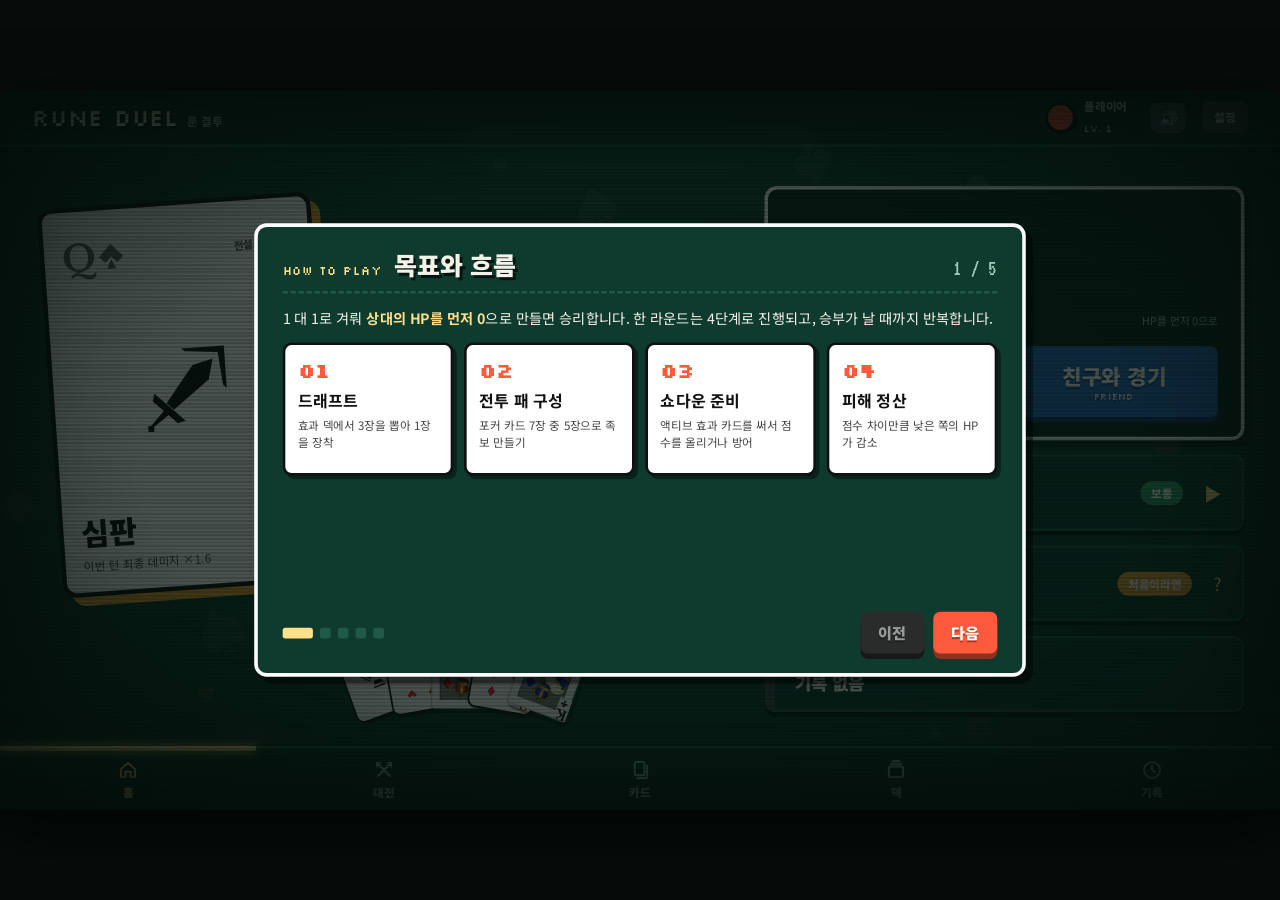
<file: game/index.html>
<!doctype html>
<html lang="ko">
<head>
<meta charset="utf-8">
<meta name="viewport" content="width=device-width,initial-scale=1">
<title>Rune Duel</title>
<link rel="preconnect" href="https://fonts.googleapis.com">
<link rel="preconnect" href="https://fonts.gstatic.com" crossorigin>
<link href="https://fonts.googleapis.com/css2?family=Libre+Baskerville:wght@700&family=Noto+Sans+KR:wght@400;500;700;900&family=Silkscreen:wght@400;700&family=VT323&display=swap" rel="stylesheet">
<link rel="stylesheet" href="css/style.css?v=20">
<link rel="stylesheet" href="css/fx.css?v=20">
<link rel="stylesheet" href="css/rarity.css?v=20">
<link rel="stylesheet" href="css/guide.css?v=20">
<link rel="stylesheet" href="css/cards.css?v=20">
<link rel="stylesheet" href="css/a11y.css?v=20">
</head>
<body>
<div id="rotate"><b>📱</b><span>Rune Duel은 가로 화면용 게임입니다.<br>휴대폰을 <b style="font-size:inherit;animation:none">가로</b>로 돌려 주세요.</span></div>
<div id="stage">
  <div id="screens"></div>
  <div id="chrome"></div>
  <div id="layer"></div>
  <div id="toasts"></div>
</div>
<script src="js/data.js?v=20"></script>
<script src="js/app.js?v=20"></script>
<script src="js/audio.js?v=20"></script>
<script src="js/fx.js?v=20"></script>
<script src="js/lobby.js?v=20"></script>
<script src="js/battle.js?v=20"></script>
<script src="js/result.js?v=20"></script>
<script>App.init()</script>
</body>
</html>
</file>
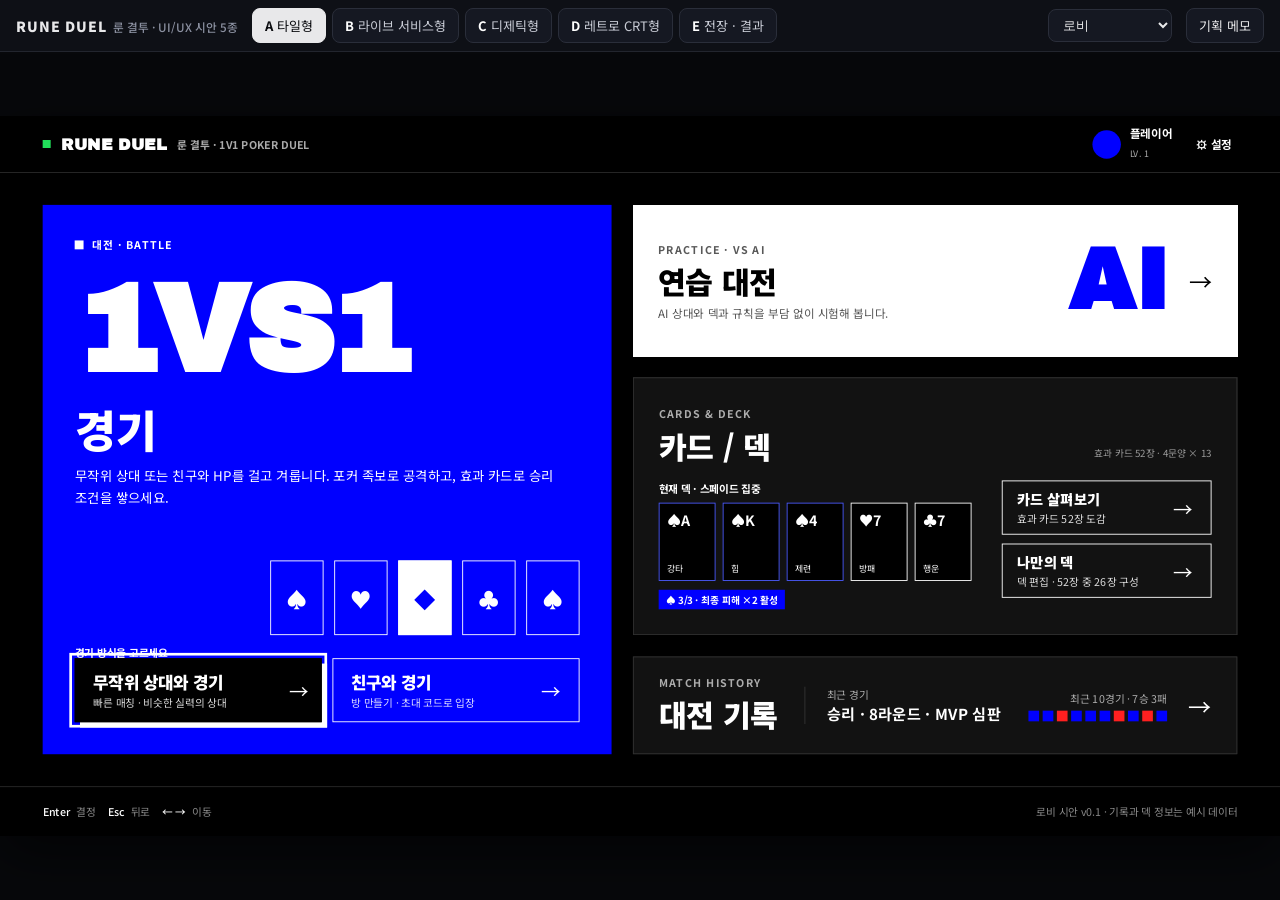
<file: rune-duel-ui/index.html>
<!doctype html>
<html lang="ko">
<head>
<meta charset="utf-8">
<meta name="viewport" content="width=device-width,initial-scale=1">
<title>Rune Duel UI 시안</title>
<link rel="preconnect" href="https://fonts.googleapis.com">
<link rel="preconnect" href="https://fonts.gstatic.com" crossorigin>
<link href="https://fonts.googleapis.com/css2?family=Archivo+Black&family=Gowun+Batang:wght@400;700&family=Noto+Sans+KR:wght@400;500;700;900&family=Noto+Serif+KR:wght@600;900&family=Silkscreen:wght@400;700&family=VT323&display=swap" rel="stylesheet">
<style>
:root{--sw-h:52px}
*{box-sizing:border-box}
html,body{margin:0;height:100%;background:#07080b;color:#e8e8ea;font-family:'Noto Sans KR',system-ui,sans-serif;overflow:hidden}
button{font-family:inherit;cursor:pointer}
#sw{position:fixed;left:0;right:0;top:0;height:var(--sw-h);display:flex;align-items:center;gap:14px;padding:0 16px;background:#0e1016;border-bottom:1px solid #22252e;z-index:50}
.sw-brand{font-weight:900;letter-spacing:.06em;font-size:14px;white-space:nowrap}
.sw-brand small{font-weight:500;color:#8b90a0;margin-left:6px;letter-spacing:0}
#sw-v{display:flex;gap:6px;overflow-x:auto}
#sw-v button{border:1px solid #2a2e3a;background:#151822;color:#c9ccd6;padding:7px 12px;border-radius:8px;font-size:13px;white-space:nowrap;transition:.2s}
#sw-v button b{color:#fff;margin-right:4px}
#sw-v button:hover{border-color:#4b5263;color:#fff}
#sw-v button.on{background:#e8e8ea;color:#0b0c10;border-color:#e8e8ea}
#sw-v button.on b{color:#0b0c10}
#sw-s{margin-left:auto;background:#151822;color:#e8e8ea;border:1px solid #2a2e3a;border-radius:8px;padding:7px 10px;font-size:13px}
#sw-info{background:#151822;color:#e8e8ea;border:1px solid #2a2e3a;border-radius:8px;padding:7px 12px;font-size:13px}
#sw-info.on{background:#3046ff;border-color:#3046ff}
#wrap{position:fixed;left:0;right:0;top:var(--sw-h);bottom:0;overflow:hidden}
#stage{position:absolute;left:0;top:0;width:1440px;height:810px;transform-origin:0 0;overflow:hidden;background:#000;box-shadow:0 20px 60px rgba(0,0,0,.6)}
#screens,#chrome,#layer,#toasts{position:absolute;inset:0}
#chrome{pointer-events:none;z-index:20}
#chrome .pe{pointer-events:auto}
#layer{z-index:30;pointer-events:none}
#layer>*{pointer-events:auto}
#toasts{z-index:40;pointer-events:none;display:flex;flex-direction:column;align-items:center;justify-content:flex-start;padding-top:90px;gap:8px}
.screen{position:absolute;inset:0;overflow:hidden}
#memo{position:fixed;right:16px;top:calc(var(--sw-h) + 12px);width:360px;max-height:calc(100% - var(--sw-h) - 24px);overflow:auto;background:#10131bf2;border:1px solid #2a2e3a;border-radius:12px;padding:18px 20px;z-index:60;font-size:13px;line-height:1.65;color:#cfd3dd;backdrop-filter:blur(6px)}
#memo h3{margin:0 0 4px;color:#fff;font-size:16px}
#memo .tag{display:inline-block;font-size:11px;padding:2px 8px;border-radius:99px;background:#3046ff;color:#fff;margin-bottom:10px}
#memo h4{margin:14px 0 4px;color:#fff;font-size:13px}
#memo ul{margin:0;padding-left:18px}
#memo .x{position:absolute;right:12px;top:10px;background:none;border:0;color:#8b90a0;font-size:18px}
#sw-info{white-space:nowrap}
@media (max-width:1100px){.sw-brand small{display:none}#sw-v button{padding:7px 9px}}
@media (max-width:760px){.sw-brand small{display:none}#sw-s{max-width:110px}#memo{left:16px;width:auto}}
</style>
</head>
<body>
<header id="sw">
  <div class="sw-brand">RUNE DUEL<small>룬 결투 · UI/UX 시안 5종</small></div>
  <nav id="sw-v"></nav>
  <select id="sw-s" aria-label="화면 이동"></select>
  <button id="sw-info">기획 메모</button>
</header>
<main id="wrap">
  <div id="stage">
    <div id="screens"></div>
    <div id="chrome"></div>
    <div id="layer"></div>
    <div id="toasts"></div>
  </div>
</main>
<aside id="memo" hidden></aside>
<script src="js/core.js?v=2"></script>
<script src="js/battle.js?v=2"></script>
<script src="js/result.js?v=2"></script>
<script src="js/variant-a.js?v=2"></script>
<script src="js/variant-b.js?v=2"></script>
<script src="js/variant-c.js?v=2"></script>
<script src="js/variant-d.js?v=2"></script>
<script>App.init()</script>
</body>
</html>
</file>
<file: game/css/style.css>
/* =========================================================
   RUNE DUEL – 레트로 CRT 포커 테이블 디자인
   ========================================================= */
:root{--felt:#0f3b2f;--felt2:#16523f;--deep:#0a2a21;--pan:#0b2a22;--pan2:#123f33;--ln:#1e5a47;--tx:#f4f1e8;--mut:#9fcbb8;
  --red:#ff5a3c;--blue:#2a6bbd;--yellow:#e6a33c;--purple:#7d4cc4;--gray:#3f4c47;--green:#2fa36b;--gold:#ffe08a;--ink:#111}
*{box-sizing:border-box}
html,body{margin:0;height:100%;background:#050c09;color:var(--tx);font-family:'Noto Sans KR',system-ui,sans-serif;overflow:hidden}
button{font-family:inherit;color:inherit;cursor:pointer}
input{font-family:inherit}
.pix{font-family:'Silkscreen','Noto Sans KR',monospace}
.num{font-family:'VT323','Noto Sans KR',monospace}
.mut{color:var(--mut);font-size:13px}
.lbl{display:block;font:400 12px 'Silkscreen','Noto Sans KR';letter-spacing:.06em;color:var(--gold)}.lbl.red{color:var(--red)}
.r{color:var(--red)}.hl{color:var(--gold)}
.blink{animation:blink 1s steps(1) infinite}@keyframes blink{50%{opacity:0}}
.row{display:flex;gap:10px;align-items:center}
.empty-msg{grid-column:1/-1;text-align:center;color:var(--mut);padding:60px}

#stage{position:fixed;width:1440px;height:810px;transform-origin:0 0;overflow:hidden;background:radial-gradient(ellipse at 50% 40%,var(--felt2),var(--felt) 60%,var(--deep));box-shadow:0 20px 60px rgba(0,0,0,.7)}
#screens,#chrome,#layer,#toasts{position:absolute;inset:0}
#chrome{pointer-events:none;z-index:20}#chrome .pe{pointer-events:auto}
#layer{z-index:30;pointer-events:none}#layer>.mwrap,#layer>.endov,#layer>.coach{pointer-events:auto}
/* 이펙트(파티클·섬광·배너·팝업 등)는 절대 클릭을 가로채지 않음 */
#layer>:not(.mwrap):not(.endov):not(.coach),#layer>:not(.mwrap):not(.endov):not(.coach) *{pointer-events:none!important}
#toasts{z-index:40;pointer-events:none;display:flex;flex-direction:column;align-items:center;padding-top:84px;gap:8px}
.screen{position:absolute;left:0;right:0;top:64px;bottom:72px;overflow:hidden}
.screen.full{top:0;bottom:0}

/* ---------- 헤더 / 탭 / CRT ---------- */
.hd{position:absolute;left:0;right:0;top:0;height:64px;display:flex;align-items:center;gap:18px;padding:0 36px;background:linear-gradient(180deg,#0a2a21,#0d3328);border-bottom:3px solid var(--ln);transition:transform .3s}
.hd-logo{font:400 26px 'Silkscreen';text-shadow:3px 3px 0 #04140f}.hd-logo small{font:700 13px 'Noto Sans KR';color:var(--mut);margin-left:10px;text-shadow:none}
.hd-where{font-weight:900;font-size:15px;color:var(--gold)}
.hd-prof{margin-left:auto;display:flex;align-items:center;gap:10px}
.av{width:34px;height:34px;border-radius:50%;background:var(--red);border:3px solid var(--ink);box-shadow:2px 2px 0 var(--ink)}
.hd-prof b{display:block;font-size:13px}.hd-prof small{font:400 10px 'Silkscreen'}
.hd-set{margin-left:16px;border:0;border-radius:8px;background:var(--gray);padding:8px 14px;font-weight:900;font-size:13px;box-shadow:0 4px 0 #222a27}.hd-set:active{transform:translateY(4px);box-shadow:none}
.tabbar{position:absolute;left:0;right:0;bottom:0;height:72px;display:grid;grid-template-columns:repeat(5,1fr);background:linear-gradient(0deg,#0a2a21,#0d3328);border-top:3px solid var(--ln);transition:transform .3s}
.tabbar button{background:none;border:0;display:flex;flex-direction:column;align-items:center;justify-content:center;gap:3px;font-size:13px;font-weight:900;color:#7fb5a0;transition:color .15s}
.tabbar button:hover{color:var(--tx)}.tabbar button.on{color:var(--gold)}
.tabbar button.on svg{animation:tabPop .4s cubic-bezier(.2,1.8,.4,1)}@keyframes tabPop{from{transform:translateY(6px) scale(.7)}}
.tab-ind{position:absolute;left:0;top:-3px;width:20%;height:5px;background:var(--gold);box-shadow:0 0 10px var(--gold);transition:transform .35s cubic-bezier(.6,0,.2,1)}
#chrome.bare .hd{transform:translateY(-100%)}#chrome.bare .tabbar{transform:translateY(100%)}#chrome.bare .tab-ind{opacity:0}
.crt{position:absolute;inset:0;background:repeating-linear-gradient(0deg,rgba(0,0,0,.16) 0 2px,transparent 2px 4px);mix-blend-mode:multiply;animation:flick 6s infinite}
@keyframes flick{0%,96%,100%{opacity:1}97%{opacity:.7}98%{opacity:1}99%{opacity:.85}}
.vig{position:absolute;inset:0;background:radial-gradient(ellipse at center,transparent 55%,rgba(0,0,0,.55));box-shadow:inset 0 0 120px rgba(0,0,0,.6)}

/* ---------- 버튼 / 칩 / 태그 ---------- */
.btn{position:relative;border:0;border-radius:8px;background:var(--c);color:#fff;padding:11px 20px;box-shadow:0 6px 0 color-mix(in srgb,var(--c) 55%,#000);transition:transform .08s,box-shadow .08s,filter .15s;display:inline-flex;flex-direction:column;align-items:center;justify-content:center;text-shadow:0 2px 0 rgba(0,0,0,.35);white-space:nowrap}
.btn b{font:900 17px 'Noto Sans KR';display:flex;align-items:center;gap:6px}.btn small{font:400 10px 'Silkscreen';letter-spacing:.06em;opacity:.95}
.btn:hover:not([disabled]){filter:brightness(1.12);transform:translateY(-2px) rotate(-1deg)}
.btn:active:not([disabled]){transform:translateY(6px);box-shadow:0 0 0 color-mix(in srgb,var(--c) 55%,#000)}
.btn[disabled]{filter:grayscale(.7) brightness(.6);cursor:not-allowed}
.btn.big{padding:16px 28px}.btn.big b{font-size:24px}.btn.sm{padding:8px 14px;box-shadow:0 4px 0 color-mix(in srgb,var(--c) 55%,#000)}.btn.sm b{font-size:14px}
.btn.wide{min-width:220px}
.btn.ready{animation:ready 1s infinite}@keyframes ready{50%{box-shadow:0 6px 0 color-mix(in srgb,var(--c) 55%,#000),0 0 0 5px var(--gold)}}
.chips{display:flex;gap:6px}
.chip{border:3px solid var(--c);background:transparent;border-radius:99px;padding:5px 14px;font-weight:900;font-size:13px;transition:.12s}
.chip:hover{transform:translateY(-2px) rotate(-2deg)}.chip.on{background:var(--c);box-shadow:0 3px 0 color-mix(in srgb,var(--c) 55%,#000)}
.chips.sm .chip{padding:2px 10px;border-width:2px}
.tagb{display:inline-block;font-size:12px;font-weight:900;padding:3px 10px;border-radius:6px;background:var(--gray);color:#fff;white-space:nowrap}
.tagb.win{background:var(--blue)}.tagb.lose{background:var(--red)}
.bump{animation:bump .3s cubic-bezier(.2,1.8,.4,1)}@keyframes bump{from{transform:scale(1.35);color:var(--gold)}}
.shake{animation:shake .45s}@keyframes shake{10%,90%{transform:translateX(-2px)}20%,80%{transform:translateX(5px)}30%,50%,70%{transform:translateX(-9px)}40%,60%{transform:translateX(9px)}}
.hitbig{animation:hitbig .5s}@keyframes hitbig{10%{transform:translate(-10px,6px)}25%{transform:translate(12px,-8px)}40%{transform:translate(-8px,-4px)}60%{transform:translate(6px,6px)}80%{transform:translate(-3px,2px)}}
.ptc{position:absolute;width:var(--s);height:var(--s);margin:calc(var(--s)/-2);pointer-events:none;animation:ptc .8s cubic-bezier(.1,.8,.3,1) forwards;z-index:99}
@keyframes ptc{to{transform:translate(var(--dx),var(--dy)) rotate(260deg) scale(.2);opacity:0}}
.toast{background:#fff;color:var(--ink);border:3px solid var(--ink);border-radius:8px;box-shadow:5px 5px 0 rgba(0,0,0,.4);padding:11px 20px;font-weight:900;font-size:15px;animation:toastIn .35s cubic-bezier(.2,1.4,.4,1);transition:opacity .35s,transform .35s}
.toast.err{background:var(--red);color:#fff}.toast.ok{background:var(--green);color:#fff}.toast.out{opacity:0;transform:translateY(-10px)}
@keyframes toastIn{from{opacity:0;transform:translateY(-16px) scale(.9)}}
.tip{position:absolute;transform:translate(-50%,calc(-100% - 10px));background:#fff;color:var(--ink);border:3px solid var(--ink);border-radius:8px;box-shadow:5px 5px 0 rgba(0,0,0,.4);padding:9px 12px;font-size:12.5px;line-height:1.5;pointer-events:none;opacity:0;transition:opacity .12s;z-index:95;max-width:300px}
.tip.show{opacity:1}.tip b{font-size:14px}

/* ---------- 모달 ---------- */
.mwrap{position:absolute;inset:0;display:flex;align-items:center;justify-content:center}
.mback{position:absolute;inset:0;background:rgba(3,14,10,.72);opacity:0;transition:opacity .22s}
.mbox{position:relative;background:var(--felt);border:4px solid #fff;border-radius:14px;box-shadow:8px 8px 0 rgba(0,0,0,.45);transform:translateY(30px) scale(.94) rotate(-1deg);opacity:0;transition:transform .32s cubic-bezier(.2,1.5,.4,1),opacity .22s}
.mwrap.open .mback{opacity:1}.mwrap.open .mbox{transform:none;opacity:1}.mwrap.closing .mbox{transform:scale(.95);opacity:0;transition-duration:.18s}
.mbox h3{margin:0 0 12px;font-size:22px;font-weight:900}
.xbtn{position:absolute;right:12px;top:8px;background:none;border:0;font-size:28px;color:var(--mut)}
.setm{width:560px;max-height:770px;overflow-y:auto;padding:20px 26px;display:flex;flex-direction:column;gap:6px}.setm label{font-size:13px;font-weight:900;margin-top:6px}.setm label small{font-weight:400;color:var(--mut)}
.seg{display:flex;border:3px solid #fff;border-radius:8px;overflow:hidden}.seg button{flex:1;border:0;background:transparent;padding:9px;font-weight:900;font-size:13px}.seg button+button{border-left:3px solid #fff}.seg button.on{background:#fff;color:var(--felt)}
.setm-f{display:flex;gap:10px;justify-content:flex-end;margin-top:18px}

/* ---------- 카드 ---------- */
.ec{background:#fff;color:var(--ink);border:3px solid var(--ink);border-radius:10px;padding:9px 10px;display:flex;flex-direction:column;gap:2px;box-shadow:4px 4px 0 rgba(0,0,0,.4);user-select:none;position:relative}
.ec-h{display:flex;justify-content:space-between;align-items:center}
.ec-code{font:900 19px 'Noto Sans KR'}.ec.red .ec-code{color:#d8252a}
.ec-g{font:400 9px 'Silkscreen';color:#777}.ec.g-R .ec-g{color:var(--blue)}.ec.g-E .ec-g{color:var(--purple)}.ec.g-L .ec-g{color:#c07a00}
.ec-n{font:900 19px/1.15 'Noto Sans KR'}.ec-t{font-size:10px;color:#666}.ec-ic{color:#333;margin:2px 0}
.ec-d{font-size:11px;line-height:1.35;color:#333;flex:1;overflow:hidden}.ec-f{font-size:10px;font-weight:900;color:#555}
.ec.g-R{box-shadow:4px 4px 0 var(--blue)}.ec.g-E{border-color:var(--purple);box-shadow:4px 4px 0 var(--purple)}.ec.g-L{border-color:var(--yellow);box-shadow:4px 4px 0 var(--yellow);background:linear-gradient(170deg,#fff7df,#fff)}
.mc{position:relative;height:118px;background:#fff;color:var(--ink);border:3px solid var(--ink);border-radius:9px;padding:7px 8px;display:flex;flex-direction:column;gap:2px;box-shadow:4px 4px 0 rgba(0,0,0,.4);transition:transform .15s,box-shadow .15s;cursor:pointer;user-select:none;animation:mcIn .3s calc(var(--i,0)*12ms) both}
@keyframes mcIn{from{opacity:0;transform:translateY(-12px) rotate(-4deg)}}
.mc b{font:900 17px 'Noto Sans KR'}.mc.red b{color:#d8252a}.mc span{font-size:12px;font-weight:900;line-height:1.2}.mc em{margin-top:auto;color:#666}
.mc.g-R{box-shadow:4px 4px 0 var(--blue)}.mc.g-E{border-color:var(--purple);box-shadow:4px 4px 0 var(--purple)}.mc.g-L{border-color:var(--yellow);box-shadow:4px 4px 0 var(--yellow);background:linear-gradient(170deg,#fff7df,#fff)}
.mc:hover{transform:translateY(-6px) rotate(-2deg)}
.mc.on{outline:4px solid var(--gold);outline-offset:2px;transform:translateY(-4px)}
.mc.in::after{content:'IN DECK';position:absolute;right:-6px;top:-9px;font:400 9px 'Silkscreen';background:var(--red);color:#fff;padding:2px 5px;border-radius:4px}
.mc.new{animation:newC .45s cubic-bezier(.2,1.8,.4,1)}@keyframes newC{from{transform:scale(1.4) rotate(8deg)}}
.mc.empty{background:transparent;border:3px dashed var(--ln);box-shadow:none;cursor:default;animation:none}
.mc.drag,.oc.drag{opacity:.3}
.pc{position:relative;display:inline-flex;align-items:center;justify-content:center;width:64px;height:90px;background:#fff;color:var(--ink);border-radius:8px;border:3px solid var(--ink);font-weight:900;user-select:none;box-shadow:4px 4px 0 rgba(0,0,0,.4)}

/* ---------- 홈 ---------- */
.home{position:absolute;inset:0}
.ace-show{position:absolute;left:40px;top:44px;width:340px;height:470px;perspective:900px}
.ace{position:absolute;inset:16px;background:#fff;color:var(--ink);border:5px solid var(--ink);border-radius:16px;padding:20px;transform:rotate(-4deg);transition:transform .25s ease-out;box-shadow:10px 10px 0 var(--yellow);animation:bob 4s ease-in-out infinite;display:flex;flex-direction:column}
@keyframes bob{50%{translate:0 -10px}}
.shine{position:absolute;inset:0;border-radius:11px;pointer-events:none}
.ace-h{display:flex;justify-content:space-between;align-items:center}.ace-h b{font-size:40px}.ace-h span{font-size:12px;font-weight:900;color:#666}
.ace h3{font:900 34px 'Noto Sans KR';margin:0}.ace p{font-size:13px;color:#444;margin:4px 0 0}
.myace{position:absolute;left:410px;top:120px;width:360px}
.myace h2{font:900 34px/1.3 'Noto Sans KR';margin:8px 0 10px;text-shadow:3px 3px 0 #04140f}.myace p{color:var(--mut);font-size:14px;margin:0}.myace em{color:var(--gold);font-style:normal;font-weight:900}
.dl{display:block;font-size:13px;margin:22px 0 10px}
.minis{display:flex;gap:10px}.minis .mc{width:62px;height:88px;padding:5px}.minis .mc b{font-size:14px}.minis .mc span{font-size:10px}
.home-r{position:absolute;right:40px;top:44px;width:540px;display:flex;flex-direction:column;gap:16px}
.duel{background:var(--pan);border:4px solid #fff;border-radius:14px;padding:22px 26px;box-shadow:8px 8px 0 rgba(0,0,0,.35)}
.duel-t{font:400 96px/1 'Silkscreen';color:var(--gold);text-shadow:6px 6px 0 #5a3a00;animation:duelW 3s ease-in-out infinite}
@keyframes duelW{50%{transform:rotate(-1.5deg) scale(1.02)}}
.duel-s{display:flex;justify-content:space-between;align-items:baseline;margin:8px 0 18px}.duel-s b{font:900 22px 'Noto Sans KR'}.duel-s span{font-size:12px;color:var(--mut)}
.duel-b{display:grid;grid-template-columns:1fr 1fr;gap:14px}
.row-btn{position:relative;display:flex;align-items:center;gap:18px;text-align:left;background:var(--pan2);border:3px solid var(--ln);border-left:12px solid var(--c);border-radius:12px;padding:16px 22px;transition:.12s;box-shadow:0 5px 0 #06201a}
.row-btn small{font:400 11px 'Silkscreen';color:var(--mut)}.row-btn b{display:block;font:900 20px 'Noto Sans KR'}.row-btn em{margin-left:auto;font-style:normal;font-size:20px;color:var(--gold)}
.row-btn:hover{transform:translateX(6px) rotate(-.5deg);border-color:var(--c)}.row-btn:active{transform:translateY(4px);box-shadow:none}
.row-btn.sm{padding:10px 14px;border-left-width:8px;margin:0 16px}.row-btn.sm b{font-size:15px}
.row-tag{margin-left:auto;background:var(--c);color:#fff;font-weight:900;font-size:13px;padding:4px 12px;border-radius:99px}
.row-tag+em{margin-left:6px}
.sq{margin-left:auto;display:flex;gap:4px}.sq i{width:12px;height:12px;background:var(--blue);border:2px solid var(--ink)}.sq i.l{background:var(--red)}
.home-fan{position:absolute;left:520px;bottom:40px;width:0;height:0}
.fpc{position:absolute;width:74px;height:104px;margin-left:-37px;transform:translateX(var(--x)) rotate(var(--r));transform-origin:50% 160%;animation:bob 3s calc(var(--i)*.2s) infinite;bottom:0}

/* ---------- 매칭 모달 ---------- */
.mm{position:absolute;inset:0;z-index:5}
.mm-back{position:absolute;inset:0;background:rgba(3,14,10,.75);animation:fadeIn .25s}
@keyframes fadeIn{from{opacity:0}}@keyframes fadeOut{to{opacity:0}}
.mm-box{position:absolute;left:50%;top:50%;width:520px;margin-left:-260px;transform:translateY(-50%);background:var(--felt);border:4px solid #fff;border-radius:16px;padding:24px 28px;display:flex;flex-direction:column;align-items:center;gap:14px;box-shadow:8px 8px 0 rgba(0,0,0,.45);animation:mmIn .45s cubic-bezier(.2,1.4,.4,1)}
@keyframes mmIn{from{opacity:0;transform:translateY(-40%) scale(.85) rotate(-3deg)}}
.mm.out .mm-box{animation:mmOut .22s forwards}.mm.out .mm-back{animation:fadeOut .22s forwards}@keyframes mmOut{to{opacity:0;transform:translateY(-45%) scale(.9)}}
.mm-box h3{margin:0;font:900 26px 'Noto Sans KR'}
.mm-cards{display:flex;gap:10px;perspective:800px}
.bk{position:relative;width:64px;height:90px;transform-style:preserve-3d;animation:shuf 1s calc(var(--i)*.1s) ease-in-out infinite;transition:transform .6s}
@keyframes shuf{50%{transform:translateY(-12px) rotate(5deg)}}
.bkf,.bkb{position:absolute;inset:0;border-radius:8px;border:3px solid #fff;backface-visibility:hidden;box-shadow:3px 3px 0 rgba(0,0,0,.4)}
.bkf{background:repeating-linear-gradient(45deg,var(--red) 0 7px,#c8432c 7px 14px)}
.bkb{background:#fff;color:var(--red);transform:rotateY(180deg);display:flex;align-items:center;justify-content:center;font:400 34px 'Silkscreen'}
.mm-cards.flip .bk{animation:none;transform:rotateY(180deg)}
.mm-cards.flip .bk:nth-child(2){transition-delay:.08s}.mm-cards.flip .bk:nth-child(3){transition-delay:.16s}.mm-cards.flip .bk:nth-child(4){transition-delay:.24s}.mm-cards.flip .bk:nth-child(5){transition-delay:.32s}
.mm-time{display:flex;flex-direction:column;align-items:center}.mm-time b{font-size:44px;line-height:1}.mm-time span{font-size:12px;color:var(--mut)}
.mm-deck{width:100%;background:var(--pan);border-left:8px solid var(--purple);border-radius:8px;padding:10px 14px;display:grid;grid-template-columns:1fr auto}.mm-deck small{grid-column:1/3;font-size:11px;color:var(--mut)}.mm-deck span{font-size:12px;color:var(--gold)}
.mm-tip{width:100%;border-left:8px solid var(--yellow);background:var(--pan);border-radius:8px;padding:8px 14px;font-size:13px;min-height:52px}.mm-tip small{display:block;font:400 10px 'Silkscreen';color:var(--gold)}
.mm-f{display:flex;gap:12px;width:100%}.mm-f .btn{flex:1}

/* ---------- 친구와 경기 ---------- */
.fr{position:absolute;inset:0;display:grid;grid-template-columns:270px 1fr}
.vt{position:relative;background:var(--pan);border-right:3px solid var(--ln);padding:24px 0 20px;display:flex;flex-direction:column;gap:8px}
.vt button[data-t]{position:relative;z-index:1;height:58px;background:none;border:0;text-align:left;padding:0 30px;display:flex;align-items:center;gap:12px;font-size:16px;font-weight:900;color:#7fb5a0;transition:color .15s;margin:0}
.vt button[data-t]+button[data-t]{margin-top:-8px}
.vt button[data-t].on,.vt button[data-t]:hover{color:#fff}
.vt-ind{position:absolute;left:12px;right:12px;top:24px;height:58px;background:var(--red);border-radius:10px;box-shadow:0 5px 0 #a33a26;transition:transform .35s cubic-bezier(.4,1.4,.5,1)}
.vt-sp{flex:1}
.fp{padding:26px 56px;overflow:auto}
.fp h2{font:900 30px 'Noto Sans KR';margin:0 0 6px;text-shadow:3px 3px 0 #04140f}.fp h2 small{font-size:14px;color:#6fe3a6;margin-left:10px;text-shadow:none}
.fr-form{margin-top:16px;max-width:820px;background:var(--pan);border:3px solid var(--ln);border-radius:12px;box-shadow:6px 6px 0 rgba(0,0,0,.3)}
.frow{display:flex;justify-content:space-between;align-items:center;gap:20px;padding:14px 22px;border-bottom:2px dashed var(--ln);transition:opacity .2s}
.frow:last-child{border:0}.frow b{display:block;font-size:15px}.frow small{font-size:12px;color:var(--mut)}
.frow.sub{padding-left:46px;background:#09231c}.frow.dis{opacity:.35;pointer-events:none}
.inp{background:#fff;color:var(--ink);border:3px solid var(--ink);border-radius:8px;padding:9px 12px;font-size:14px;font-weight:700;width:260px;box-shadow:3px 3px 0 rgba(0,0,0,.4)}.inp:focus{outline:3px solid var(--gold)}
.sw{width:58px;height:32px;border-radius:16px;background:var(--gray);border:3px solid var(--ink);position:relative;cursor:pointer;transition:background .2s;flex-shrink:0}
.sw i{position:absolute;left:2px;top:2px;width:22px;height:22px;border-radius:50%;background:#fff;border:2px solid var(--ink);transition:transform .25s cubic-bezier(.4,1.8,.5,1)}
.sw.on{background:var(--green)}.sw.on i{transform:translateX(26px)}
.dd{position:relative}
.dd-b{background:#fff;color:var(--ink);border:3px solid var(--ink);border-radius:8px;padding:8px 14px;min-width:150px;display:flex;justify-content:space-between;gap:16px;font-size:14px;font-weight:900;box-shadow:3px 3px 0 rgba(0,0,0,.4)}
.dd-b i{font-style:normal;transition:transform .2s}.dd.open .dd-b i{transform:rotate(180deg)}
.dd-l{position:absolute;right:0;top:calc(100% + 6px);min-width:100%;background:#fff;border:3px solid var(--ink);border-radius:8px;padding:4px;z-index:10;display:none;flex-direction:column;box-shadow:5px 5px 0 rgba(0,0,0,.4)}
.dd.open .dd-l{display:flex;animation:mcIn .18s}.dd-l button{background:none;border:0;color:var(--ink);text-align:left;padding:7px 12px;border-radius:5px;font-weight:700;font-size:14px}.dd-l button:hover{background:#ffe9b8}.dd-l button.on{background:var(--yellow);color:#fff}
.fa{display:flex;gap:12px;justify-content:flex-end;margin-top:20px;max-width:820px}
.fr-code{display:flex;align-items:center;gap:14px;margin:40px 0}.fr-code span{font:400 48px 'Silkscreen';color:var(--mut)}
.fr-code input{width:88px;height:110px;border-radius:12px;border:4px solid var(--ink);background:#fff;color:var(--red);font:400 64px 'VT323';text-align:center;box-shadow:5px 5px 0 rgba(0,0,0,.4);transition:.12s}
.fr-code input:focus{outline:4px solid var(--gold);transform:translateY(-4px)}.fr-code input.fill{animation:bump .25s}
.fr-list{display:flex;flex-direction:column;gap:10px;margin-top:16px;max-width:820px}
.fr-item{display:flex;align-items:center;gap:16px;background:var(--pan);border:3px solid var(--ln);border-radius:12px;padding:12px 18px}
.av2{position:relative;width:52px;height:52px;border-radius:50%;background:var(--yellow);color:var(--ink);border:3px solid var(--ink);font:900 22px 'Noto Sans KR';display:flex;align-items:center;justify-content:center;flex-shrink:0}
.av2.empty{background:var(--gray);color:#9fcbb8}
.fr-item .av2 i{position:absolute;right:-3px;bottom:-3px;width:16px;height:16px;border-radius:50%;border:3px solid var(--pan);background:#55606f}
.fr-item.on .av2 i{background:#3dff95}.fr-item.game .av2 i{background:var(--yellow)}.fr-item.off{opacity:.55}
.fr-item div{flex:1}.fr-item b{display:block}.fr-item small{color:var(--mut);font-size:12px}
.fr-room{max-width:820px;margin-top:16px;display:flex;flex-direction:column;gap:16px}
.rc{display:flex;align-items:center;gap:16px;background:var(--pan);border:3px solid var(--ln);border-radius:12px;padding:12px 20px}.rc small{color:var(--mut)}.rc b{font-size:48px;line-height:1;color:var(--gold);flex:1}
.seats{display:grid;grid-template-columns:1fr 70px 1fr;align-items:center}
.fr-seat{background:var(--pan);border:3px dashed var(--ln);border-radius:14px;padding:22px;display:flex;flex-direction:column;align-items:center;gap:6px}
.fr-seat.me,.fr-seat.in{border:4px solid #fff;box-shadow:6px 6px 0 rgba(0,0,0,.35)}.fr-seat.in{animation:mmIn .4s}.fr-seat small{color:var(--mut)}
.fr-vs{font:400 30px 'Silkscreen';color:var(--gold);text-align:center}
.rules-s{font-size:13px;color:var(--mut)}

/* ---------- AI 연습 ---------- */
.pr{position:absolute;inset:0}
.pr-h{display:flex;align-items:center;gap:18px;padding:22px 40px}.pr-h h2{font:900 26px 'Noto Sans KR';margin:0;text-shadow:3px 3px 0 #04140f}
.pr-car{position:absolute;left:50%;top:92px;width:290px;height:390px;margin-left:-145px;perspective:1000px}
.pr-ai{position:absolute;inset:0;background:#fff;color:var(--ink);border:5px solid var(--ink);border-radius:16px;padding:16px;display:flex;flex-direction:column;align-items:center;transition:transform .5s cubic-bezier(.2,1,.3,1),opacity .4s;cursor:pointer;box-shadow:8px 8px 0 var(--c)}
.pr-ai.cur{animation:bob 3s ease-in-out infinite}.pr-ai.cur:hover{filter:brightness(1.03)}
.ai-art{width:100%;height:210px;border:3px solid var(--ink);border-radius:10px;background:var(--c);display:flex;align-items:center;justify-content:center;font-size:120px;color:#fff;text-shadow:5px 5px 0 rgba(0,0,0,.3);position:relative;overflow:hidden}
.ai-art::after{content:'';position:absolute;inset:10px;border:3px solid #ffffff77;border-radius:6px;background:repeating-linear-gradient(45deg,transparent 0 10px,#ffffff1c 10px 20px)}
.ai-lv{margin-top:14px;background:var(--c);color:#fff;font-weight:900;font-size:18px;padding:3px 18px;border-radius:99px;border:3px solid var(--ink)}
.pr-ai h3{font:900 26px 'Noto Sans KR';margin:8px 0 2px}.stars{color:var(--yellow);font-size:20px;letter-spacing:.2em;text-shadow:1px 1px 0 var(--ink)}
.pr-dots{position:absolute;left:0;right:0;top:500px;display:flex;justify-content:center;gap:8px}.pr-dots i{width:12px;height:12px;border-radius:3px;background:var(--ln);cursor:pointer;transition:.3s}.pr-dots i.on{width:34px;background:var(--gold)}
.pr-sheet{position:absolute;left:110px;right:110px;bottom:0;height:186px;background:var(--pan);border:4px solid #fff;border-bottom:0;border-radius:20px 20px 0 0;transform:translateY(140px);transition:transform .45s cubic-bezier(.2,1.2,.3,1);box-shadow:0 -10px 0 rgba(0,0,0,.25);z-index:3}
.pr-sheet.open{transform:none}
.pr-grab{width:70px;height:7px;border-radius:4px;background:#fff;margin:10px auto 0;cursor:pointer}
.sheet-c{display:grid;grid-template-columns:1.2fr 1.3fr auto;gap:28px;align-items:center;padding:16px 34px}
.sh-l small{font-weight:900;font-size:13px}.sh-l h3{font:900 26px 'Noto Sans KR';margin:2px 0}.sh-l p{color:var(--mut);font-size:13px;margin:0}
.sh-m{display:grid;grid-template-columns:repeat(3,1fr);gap:10px}.sh-m div{background:var(--pan2);border-radius:8px;padding:9px 12px}.sh-m small{display:block;font-size:11px;color:var(--mut)}.sh-m b{font-size:15px}

/* ---------- 카드 살펴보기 ---------- */
.cv{position:absolute;inset:0;display:grid;grid-template-columns:350px 1fr}
.cv-det{background:var(--pan);border-right:3px solid var(--ln);padding:20px 26px;display:flex;flex-direction:column;gap:10px;overflow:hidden}
.det-c{perspective:600px;display:flex;justify-content:center}.det-c .ec{width:200px;height:272px;padding:14px}.det-c .ec-ic{margin:auto}.det-c .ec-ic svg{width:60px;height:60px}.det-c .ec-n{font-size:26px}.det-c .ec-d{flex:0;font-size:12px}
.cv-det h2{font:900 26px 'Noto Sans KR';margin:0}.cv-det h2 span{font-size:16px;color:var(--mut)}.cv-det p{margin:0;font-size:14px}
.cv-kv{display:grid;grid-template-columns:repeat(3,1fr);gap:8px}.cv-kv div{background:var(--pan2);border-radius:8px;padding:6px 10px}.cv-kv small{display:block;color:var(--mut);font-size:11px}.cv-kv b{font-size:22px;line-height:1}
.cv-det .btn{margin-top:auto}
.cg{padding:16px 28px;display:flex;flex-direction:column;gap:14px;min-height:0}
.cv-tool{display:flex;gap:10px;align-items:center}
.cv-search{display:flex;align-items:center;gap:8px;background:#fff;color:#555;border:3px solid var(--ink);border-radius:8px;padding:0 12px;box-shadow:3px 3px 0 rgba(0,0,0,.4)}.cv-search input{background:none;border:0;color:var(--ink);padding:8px 0;font-size:14px;font-weight:700;width:180px;outline:0}
.cv-cnt{margin-left:auto;font-size:22px}
.cv-grid{display:grid;grid-template-columns:repeat(9,1fr);gap:12px;overflow:auto;align-content:start;padding:10px 8px 10px 4px}

/* ---------- 덱 ---------- */
.de{position:absolute;inset:0;display:grid;grid-template-columns:280px 1fr 370px}
.dinfo{background:var(--pan);border-right:3px solid var(--ln);padding:18px 22px;display:flex;flex-direction:column;gap:8px;overflow:hidden}
.dinfo .ec{width:170px;height:228px;margin:4px auto 0}.dinfo .ec-ic{margin:auto}.dinfo .ec-d{flex:0}
.dinfo h3{font:900 22px 'Noto Sans KR';margin:6px 0 0}.dinfo p{font-size:13px;margin:0}
.dk-tags{display:flex;gap:5px}.dk-tags span{font-size:11px;font-weight:900;background:var(--pan2);padding:3px 8px;border-radius:5px}
.dstat{display:grid;grid-template-columns:repeat(3,1fr);gap:6px;margin-top:auto}.dstat div{background:var(--pan2);border-radius:6px;padding:4px 8px}.dstat small{display:block;font-size:10px;color:var(--mut)}.dstat b{font-size:22px;line-height:1}
.dmain{position:relative;padding:16px 22px;display:flex;flex-direction:column;gap:10px;transition:background .2s;min-height:0}
.dh{display:flex;justify-content:space-between;align-items:center}.dh b{font:900 20px 'Noto Sans KR'}.dh .num{margin-left:10px;font-size:28px;color:var(--gold);display:inline-block}
.lims{display:flex;gap:6px}.lims span{font-size:12px;font-weight:900;background:var(--pan2);border:2px solid var(--ln);padding:3px 9px;border-radius:6px}.lims span.bad{background:var(--red);border-color:var(--red)}.lims span.ok{background:var(--green);border-color:var(--green)}
.mgrid{display:grid;grid-template-columns:repeat(7,1fr);gap:9px;align-content:start;overflow:auto;padding:6px 6px 10px 2px}
.mgrid .mc{height:84px;cursor:grab}.mgrid .mc span{font-size:11px}.mgrid .mc em{display:none}
.drop{border:3px dashed var(--ln);border-radius:10px;padding:8px;text-align:center;font-size:12px;color:var(--mut);transition:.2s}
.dragging-own .drop{border-color:var(--gold);color:var(--gold)}.dmain.over{background:#ffe08a14}.dmain.over .drop{background:#ffe08a22}
.dact{display:flex;gap:10px}
.own{background:var(--pan);border-left:3px solid var(--ln);padding:16px 18px;display:flex;flex-direction:column;gap:10px;min-height:0;transition:background .2s}
.dragging-main .own{background:#ff5a3c18}.own.over{background:#ff5a3c33}
.olist{display:flex;flex-direction:column;gap:6px;overflow:auto;padding-right:4px}
.oc{display:grid;grid-template-columns:46px 1fr auto 40px;align-items:center;gap:8px;background:#fff;color:var(--ink);border:3px solid var(--ink);border-radius:8px;padding:6px 10px;cursor:grab;transition:.12s}
.oc b{font:900 14px 'Noto Sans KR'}.oc.red b{color:#d8252a}.oc span{font-size:13px;font-weight:900}.oc small{font-size:10px;color:#666}
.oc.g-E{border-color:var(--purple)}.oc.g-L{border-color:var(--yellow);background:#fff7df}
.oc em{font-style:normal;text-align:center;background:var(--green);color:#fff;border-radius:6px;font-weight:900;padding:2px 0;cursor:pointer}
.oc.in{opacity:.45;cursor:default}.oc.in em{background:var(--gray)}.oc:hover{transform:translateX(-4px)}

/* ---------- 기록 ---------- */
.hi{position:absolute;inset:0;padding:22px 40px;display:flex;flex-direction:column;gap:16px}
.seg2{position:relative;display:grid;grid-template-columns:repeat(4,130px);background:var(--pan);border:3px solid #fff;border-radius:12px;padding:4px;width:max-content}
.seg2 button{position:relative;z-index:1;background:none;border:0;padding:9px;font-weight:900;color:var(--mut);transition:color .25s}.seg2 button.on{color:#fff}
.hi-pill{position:absolute;left:4px;top:4px;bottom:4px;width:130px;background:var(--red);border-radius:8px;transition:transform .35s cubic-bezier(.4,1.4,.5,1)}
.hsum{display:grid;grid-template-columns:repeat(4,1fr);gap:14px}
.hsum div{background:var(--pan);border:3px solid var(--ln);border-left:10px solid var(--c);border-radius:10px;padding:8px 16px}.hsum small{font-size:12px;color:var(--mut)}.hsum b{display:block;font-size:40px;line-height:1}
.hlist{display:grid;grid-template-columns:1fr 1fr;gap:12px;overflow:auto;align-content:start;padding:4px 6px 10px 0}
.hc{display:grid;grid-template-columns:110px 1fr auto;align-items:center;gap:12px;padding:12px 18px;border-radius:10px;background:var(--blue);box-shadow:0 5px 0 #1a4377;cursor:pointer;transition:.12s;animation:mcIn .35s calc(var(--i)*.04s) both}
.hc.l{background:#e6773c;box-shadow:0 5px 0 #8f4520}
.hc>b{font-size:26px}.hv small{font-size:11px;opacity:.85}.hv b{display:block;font-size:17px}
.hx{display:flex;gap:10px;font-size:13px;font-weight:700}
.hc:hover{transform:translateX(6px) rotate(-.5deg)}.hc:active{transform:translateY(4px);box-shadow:none}
.hc.open{outline:4px solid var(--gold)}

/* =========================================================
   전장
   ========================================================= */
.bt{position:absolute;inset:0}
.b-l,.b-r{position:absolute;top:14px;bottom:14px;display:flex;flex-direction:column;gap:8px}
.b-l{left:14px;width:246px}.b-r{right:14px;width:262px}
.b-c{position:absolute;left:274px;right:290px;top:10px;bottom:0}
.b-top{display:flex;gap:12px;align-items:center}
.b-menu{width:48px;height:42px;border:0;border-radius:8px;background:var(--gray);font-size:20px;box-shadow:0 4px 0 #222a27}.b-menu:active{transform:translateY(4px);box-shadow:none}
.b-round{font-size:13px;color:var(--mut)}.b-round b{color:#fff;font-size:34px;margin-left:4px;vertical-align:-4px}
.b-steps{list-style:none;margin:0;padding:0;display:flex;flex-direction:column;gap:4px}
.b-steps li{display:flex;gap:10px;align-items:center;padding:6px 10px;border-radius:8px;font-size:13px;font-weight:700;color:#7fb5a0;transition:.25s}
.b-steps li b{font-size:12px}
.b-steps li.on{background:var(--red);color:#fff;box-shadow:0 4px 0 #a33a26;transform:translateX(4px)}.b-steps li.done{color:#dff3ea}.b-steps li.done b{color:#6fe3a6}
.b-sec{font-size:12px;font-weight:700;color:var(--mut);margin-top:4px}.b-sec small{color:#6a9989;font-weight:400}
.htable{background:var(--pan);border:3px solid var(--ln);border-radius:10px;padding:6px 10px;display:flex;flex-direction:column}
.htable div{display:flex;justify-content:space-between;align-items:center;font-size:12px;padding:1px 6px;border-radius:4px;transition:.2s}
.htable b{font-size:20px;line-height:1;color:var(--gold)}
.htable div.on{background:var(--yellow);color:var(--ink);transform:scale(1.04)}.htable div.on b{color:var(--ink)}
.hud{margin-top:auto;background:var(--pan);border:3px solid var(--ln);border-radius:12px;padding:10px 14px;transition:.2s;box-shadow:5px 5px 0 rgba(0,0,0,.3)}
.hud.op{margin-top:0}
.hud-tag{font-size:11px;color:var(--gold)}
.hud-row{display:flex;gap:10px;align-items:center;margin-top:4px}
.hud-av{width:40px;height:40px;border-radius:8px;background:#fff;color:var(--ink);border:3px solid var(--ink);display:flex;align-items:center;justify-content:center;font-size:20px}
.hud.op .hud-av{color:var(--red)}
.hud-n{font-weight:900;font-size:14px;line-height:1.2}.hud-n small{display:block;color:var(--mut);font-weight:400;font-size:11px}
.hud-hp{margin-top:6px;display:flex;align-items:baseline;gap:6px}.hud-hp span{font-size:13px;color:var(--mut)}.hud-hp b{font-size:46px;line-height:.9}.hud-hp em{color:var(--mut);font-style:normal;font-size:20px}
.hud.low .hud-hp b{color:var(--red);animation:blink .8s steps(1) infinite}
.hpbar{position:relative;height:16px;border:3px solid var(--ink);border-radius:4px;background:#3a1612;overflow:hidden;margin-top:4px}
.hpbar i{position:absolute;left:0;top:0;bottom:0}
.hpbar .trail{background:#fff;transition:width .9s .45s ease}
.hpbar .fill{background:repeating-linear-gradient(90deg,#3dff95 0 8px,#2fd67e 8px 10px);transition:width .35s steps(8)}
.hud.op .hpbar .fill{background:repeating-linear-gradient(90deg,#ff7a5c 0 8px,#ff5a3c 8px 10px)}
.hud.low .hpbar .fill{background:repeating-linear-gradient(90deg,#ff3045 0 8px,#d6202e 8px 10px)}
.hpbar .shb{background:#9cc2ff;height:5px;top:auto;transition:width .3s}
.hud-st{display:flex;flex-wrap:wrap;gap:4px;margin-top:8px}
.hud-chip{font-size:11px;font-weight:700;padding:2px 7px;border-radius:5px;background:var(--pan2)}.hud-chip.sh{background:var(--blue)}.hud-chip.dot{background:#7a2316}.hud-chip.storm{background:var(--purple)}.hud-chip.imm{background:var(--yellow);color:var(--ink)}.hud-chip.counter{background:var(--green)}.hud-chip.none{color:#6a9989;background:none;padding:2px 0;font-weight:400}
.hud.hit{border-color:var(--red);box-shadow:0 0 0 3px var(--red),5px 5px 0 rgba(0,0,0,.3)}
.opp-row{height:104px;display:flex;align-items:center;gap:14px;position:relative}
.opp-tag{position:absolute;right:0;top:-2px;font-size:11px;color:#6a9989}
.opp-hand{display:flex;gap:8px;flex:1;justify-content:center}
.pback{width:60px;height:84px;border-radius:8px;box-shadow:3px 3px 0 rgba(0,0,0,.4);animation:dealOp .45s var(--d) both cubic-bezier(.2,1,.4,1);transition:transform .3s,opacity .3s}
.pback i{font-style:normal;text-shadow:2px 2px 0 rgba(0,0,0,.3)}.pback.ghost{opacity:.12}.pback.up{transform:translateY(8px);opacity:.35}
@keyframes dealOp{from{opacity:0;transform:translateY(-60px) rotate(-20deg)}}
.pile{width:70px;height:96px;border-radius:8px;box-shadow:3px 3px 0 #082019,6px 6px 0 #061812;display:flex;flex-direction:column;align-items:center;justify-content:center;font-size:10px;font-weight:700;flex-shrink:0}
.pile b{font-size:30px;line-height:1}.pile.sm{width:56px;height:78px}
.evbox{height:252px;border-radius:14px;background:rgba(6,26,20,.92);border:4px solid #fff;position:relative;overflow:hidden;box-shadow:6px 6px 0 rgba(0,0,0,.35)}
.ev-in{position:absolute;inset:0;padding:20px 26px;display:flex;flex-direction:column;gap:8px;animation:evIn .35s cubic-bezier(.2,1.2,.4,1)}
@keyframes evIn{from{opacity:0;transform:translateY(12px)}}
.ev-k{display:flex;align-items:center;gap:10px;font-size:14px;font-weight:900}.ev-k .pix{color:var(--gold)}
.ev-r{background:#fff;color:var(--ink);padding:0 9px;border-radius:5px;font-size:18px}.ev-rt{margin-left:auto;color:var(--mut);font-weight:400;font-size:12px}
.evbox h2{margin:2px 0;font:900 32px 'Noto Sans KR';text-shadow:3px 3px 0 #04140f}.evbox h2 small{font-size:15px;color:var(--mut);font-weight:500;margin-left:8px;text-shadow:none}
.evbox p{margin:0;color:#cfe6dc;font-size:14px}
.ev-row{display:flex;align-items:center;gap:10px;margin-top:auto;flex-wrap:wrap}.ev-row .btn.pri{margin-left:auto}
.ev-row.line{border-top:2px dashed var(--ln);padding-top:10px}
.ev-2{display:grid;grid-template-columns:1fr 1fr;gap:20px;align-items:start}
.fml{font-size:46px;line-height:1;color:var(--gold);text-shadow:3px 3px 0 #5a3a00}.ev-f p{font-size:12px;margin-top:4px}
.uchip{font-size:12px;font-weight:700;background:var(--blue);padding:5px 10px;border-radius:6px}.uchip.ghost{background:none;color:var(--mut);padding:5px 0;font-weight:400}
.ev-hp{display:flex;gap:12px}.ev-hp div{flex:1;background:var(--pan2);border-radius:10px;padding:8px 14px}.ev-hp span{font-size:12px;color:var(--mut)}.ev-hp b{display:block;font-size:44px;line-height:1}
.evbox.clash{animation:clash .4s}@keyframes clash{30%{transform:scale(1.03);box-shadow:0 0 0 6px var(--gold),0 0 60px #ffe08a88}}
.sd{position:absolute;inset:0;display:grid;grid-template-columns:1fr 70px 1fr;align-items:center;padding:16px 22px}
.sd-side{display:flex;flex-direction:column;gap:8px;align-items:center}.sd-n{font-size:12px;color:var(--mut);font-weight:700}
.sd-cards{display:flex;gap:6px}
.sd-c{position:relative;width:54px;height:76px;perspective:500px}
.sd-c .pc,.sd-b{position:absolute;inset:0;width:100%;height:100%;backface-visibility:hidden;transition:transform .45s}
.sd-c .pc{transform:rotateY(180deg)}
.sd-b{border-radius:8px}
.sd-c.open .pc{transform:none}.sd-c.open .sd-b{transform:rotateY(-180deg)}
.pc.conf{outline:4px solid var(--purple);animation:conf .6s 3}@keyframes conf{50%{transform:rotate(8deg)}}
.sd-f{text-align:center;opacity:0;transform:translateY(8px);transition:.4s}.sd-f.show{opacity:1;transform:none}
.sd-h{display:block;font-weight:900;font-size:16px}.sd-f .fml{font-size:20px;color:var(--mut);text-shadow:none}
.sd-s{font-size:72px;line-height:.9}.sd-side.me .sd-s{color:#8db8ff}.sd-side.op .sd-s{color:#ff9a84}
.sd-vs{font-size:34px;color:var(--gold);text-align:center;text-shadow:3px 3px 0 #5a3a00;animation:duelW 1s infinite}
.tools{height:30px;display:flex;align-items:center;gap:18px;font-size:13px;color:var(--mut);margin-top:8px}
.tools b{color:#fff}.tools .num{font-size:20px}
.tchip{background:var(--pan2);color:#dff3ea;padding:2px 9px;border-radius:5px;font-size:12px;font-weight:700}.tchip.on{background:var(--yellow);color:var(--ink)}
.tools-r{margin-left:auto;font-size:12px}
.my-hand{height:150px;display:flex;justify-content:center;align-items:center;gap:12px}
.hand-empty{color:#6a9989;font-size:14px;border:3px dashed var(--ln);border-radius:12px;padding:38px 60px}
.my-hand .pc{width:96px;height:134px;border-radius:10px;transition:transform .15s,box-shadow .15s,opacity .25s,background .2s}
.my-hand .pc::after{content:attr(data-tag);position:absolute;left:0;right:0;bottom:-21px;text-align:center;font-size:11px;color:var(--mut);font-weight:700}
.my-hand .pc.can{cursor:pointer}
.my-hand .pc.can:hover{transform:translateY(-12px) rotate(-2deg);box-shadow:4px 4px 0 var(--gold)}
.my-hand .pc.sel{background:#c6ffd9;transform:translateY(-18px);box-shadow:4px 4px 0 var(--green),0 0 0 3px var(--green)}.my-hand .pc.sel::after{color:#6fe3a6}
.my-hand .pc.rr{background:#fff2b0;transform:translateY(-6px) rotate(-3deg);box-shadow:4px 4px 0 var(--yellow)}.my-hand .pc.rr::after{color:var(--gold)}
.my-hand .pc.dis{opacity:.35}.my-hand .pc.dim{opacity:.3;transform:scale(.94)}
.my-hand .pc.fate{animation:fateG 1s infinite}@keyframes fateG{50%{box-shadow:0 0 0 4px var(--purple),0 0 24px var(--purple)}}
.pc.deal{animation:deal .5s var(--d) both cubic-bezier(.2,1.1,.4,1)}@keyframes deal{from{opacity:0;transform:translate(300px,180px) rotate(30deg) scale(.6)}}
.pc.flipout{animation:flipout .26s forwards}.pc.flipin{animation:flipin .35s}@keyframes flipout{to{transform:rotateY(90deg)}}@keyframes flipin{from{transform:rotateY(-90deg)}}
.pc.fated{box-shadow:0 0 0 4px var(--purple),0 0 30px var(--purple)}
.fan-zone{position:absolute;left:0;right:0;bottom:0;height:226px}
.fan-lbl{position:absolute;left:4px;top:4px;font-size:12px;color:var(--mut);font-weight:700}.fan-lbl b{color:#fff;font-size:20px;margin-left:6px}
.fan-zone .pile{position:absolute;right:6px;bottom:30px}
.fan{position:absolute;left:50%;top:30px;width:0;height:0}
.fan .ec{position:absolute;width:126px;height:176px;left:-63px;top:0;transform:translate(var(--x),var(--y)) rotate(var(--r));transform-origin:50% 120%;transition:transform .2s cubic-bezier(.2,1.3,.4,1),box-shadow .2s,border-color .2s,filter .3s,opacity .3s;cursor:pointer}
.fan .ec:hover{z-index:50!important}
.bt.hl-size .fan:not(.op) .ec:hover,.bt.hl-both .fan:not(.op) .ec:hover{transform:translate(var(--x),-58px) rotate(0) scale(1.28)}
.bt.hl-border .fan:not(.op) .ec:hover,.bt.hl-both .fan:not(.op) .ec:hover{border-color:var(--gold);box-shadow:0 0 0 4px var(--gold),4px 4px 0 rgba(0,0,0,.4)}
.bt.hl-border .fan:not(.op) .ec:hover{transform:translate(var(--x),calc(var(--y) - 10px)) rotate(var(--r))}
.fan .ec.st-ready{border-color:var(--green);box-shadow:0 0 0 3px #3dff95,4px 4px 0 rgba(0,0,0,.4)}
.ec-tag{position:absolute;left:50%;top:-13px;transform:translateX(-50%);font-size:10px;font-weight:900;padding:2px 8px;border-radius:99px;white-space:nowrap;border:2px solid var(--ink)}
.ec-tag.rd{background:#3dff95;color:var(--ink);animation:ready 1.4s infinite}.ec-tag.un{background:var(--blue);color:#fff}.ec-tag.ps{background:#fff;color:var(--ink)}
.cdov{position:absolute;inset:0;border-radius:7px;display:flex;flex-direction:column;align-items:center;justify-content:center;gap:2px;pointer-events:none}
.cdov b{font:900 18px 'Noto Sans KR';color:#fff;background:var(--ink);padding:2px 10px;border-radius:6px}
/* 쿨타임 : 카드를 흐리게 하고 모래시계 + 남은 턴 표시 */
.st-cool{filter:grayscale(1);opacity:.65}.st-cool .cdov .hg{display:block;color:var(--ink);animation:hg 2s infinite}
@keyframes hg{0%,40%{transform:rotate(0)}50%,100%{transform:rotate(180deg)}}
.cdov.seal{background:rgba(125,76,196,.55)}.cdov.seal b{background:var(--purple)}
.fan .ec.new{animation:newF 1s}@keyframes newF{0%,60%{box-shadow:0 0 0 5px var(--gold),0 0 40px var(--gold)}}
.fan.pflash .ec{opacity:.3;filter:grayscale(.7)}.fan.pflash .ec.pon{opacity:1;filter:none;transform:translate(var(--x),-24px) rotate(0) scale(1.08);z-index:60!important}
.fx-badge{position:absolute;left:0;right:0;top:-36px;text-align:center;pointer-events:none}
.fx-badge em{font:900 18px 'Noto Sans KR';color:var(--gold);text-shadow:2px 2px 0 #5a3a00,0 0 10px var(--gold);font-style:normal;display:inline-block;animation:fxE .4s cubic-bezier(.2,1.6,.4,1)}
.fx-badge b{position:absolute;right:-24px;top:2px;font:400 60px/1 'Silkscreen';color:#fff;-webkit-text-stroke:3px var(--ink);text-shadow:4px 4px 0 var(--red);animation:fxB .45s .1s both cubic-bezier(.2,1.8,.4,1)}
.fx-badge.sm{top:-28px}.fx-badge.sm em{font-size:13px}.fx-badge.sm b{font-size:36px;right:-12px}
@keyframes fxE{from{transform:scale(.3);opacity:0}}@keyframes fxB{from{transform:scale(2.4) rotate(-20deg);opacity:0}}
.ec.flying{transition:none;box-shadow:0 0 0 4px var(--gold),10px 10px 0 rgba(0,0,0,.4)}
.fan.op{position:relative;left:auto;top:auto;width:100%;height:100px;display:flex;justify-content:center}
.fan.op .ec{width:70px;height:96px;left:calc(50% - 35px);padding:5px 6px;transform-origin:50% 140%}
.fan.op .ec .ec-n{font-size:12px}.fan.op .ec .ec-code{font-size:12px}.fan.op .ec .ec-t,.fan.op .ec .ec-d,.fan.op .ec .ec-f,.fan.op .ec .ec-g{display:none}.fan.op .ec .ec-ic svg{width:18px;height:18px}
.fan.op .ec:hover{transform:translate(var(--x),-10px) scale(1.15);z-index:30!important}
.fan.op .ec.back{cursor:default}
.fan.op .ec.reveal{animation:revealC .6s}@keyframes revealC{0%{transform:translate(var(--x),var(--y)) rotateY(90deg)}100%{transform:translate(var(--x),var(--y)) rotate(var(--r))}}
.fan.op .cdov b{font-size:11px;padding:1px 5px}.fan.op .cdov .hg .hgl{width:20px;height:20px}.fan.op .ec-tag{display:none}
.log{flex:1;min-height:0;overflow:auto;background:var(--pan);border:3px solid var(--ln);border-radius:10px;padding:8px 10px;font-size:12px;color:#cfe6dc;display:flex;flex-direction:column;gap:4px}
.log div{animation:evIn .3s;line-height:1.4}.log i{font-style:normal;color:#6a9989;margin-right:6px;font-size:14px}.log b{color:#fff}.log b.r{color:var(--red)}
.bt.flash::after{content:'';position:absolute;inset:0;pointer-events:none;background:radial-gradient(ellipse at center,transparent 40%,rgba(255,40,40,.5));animation:flash .5s forwards}
.bt.flashop::after{content:'';position:absolute;inset:0;pointer-events:none;background:radial-gradient(ellipse at 85% 20%,rgba(255,255,255,.35),transparent 60%);animation:flash .5s forwards}
@keyframes flash{from{opacity:1}to{opacity:0}}
.pop{position:absolute;transform:translate(-50%,-50%);font:900 22px 'Noto Sans KR';color:#fff;text-shadow:3px 3px 0 #000;pointer-events:none;white-space:nowrap;animation:pop 1.5s forwards;z-index:90}
.pop.dmg{font:400 64px 'VT323';color:var(--red);-webkit-text-stroke:2px #2a0006;text-shadow:4px 4px 0 #000}
.pop.dmg.big{font-size:130px;animation:popBig 1.5s forwards}.pop.dmg.dot{font-size:46px;color:#ff9a84}
.pop.heal{color:#6fffa8}.pop.shield{color:#9cc2ff}.pop.gold{color:var(--gold);font-size:24px}.pop.opfx{color:#d9b8ff}
.pop.crit{color:var(--gold);font:400 30px 'Silkscreen';text-shadow:3px 3px 0 #5a3a00}.pop.tie{font-size:30px;color:#dff3ea}
@keyframes pop{0%{opacity:0;transform:translate(-50%,-20%) scale(.5)}15%{opacity:1;transform:translate(-50%,-60%) scale(1.15)}30%{transform:translate(-50%,-70%) scale(1)}80%{opacity:1}100%{opacity:0;transform:translate(-50%,-150%)}}
@keyframes popBig{0%{opacity:0;transform:translate(-50%,-50%) scale(3)}12%{opacity:1;transform:translate(-50%,-50%) scale(.9)}20%{transform:translate(-50%,-50%) scale(1.05)}75%{opacity:1;transform:translate(-50%,-70%)}100%{opacity:0;transform:translate(-50%,-120%)}}

/* ---------- 전장 모달 ---------- */
.m-game .ec{width:150px;height:200px;padding:12px}.m-game .ec-ic{margin:auto}.m-game .ec-d{flex:0;font-size:12px}.m-game .ec-n{font-size:21px}
.tagb.pix{font-size:11px}
.draft{width:920px;padding:26px 30px}
.dm-h{display:flex;justify-content:space-between;align-items:flex-start}.dm-h h2{margin:0;font:900 26px 'Noto Sans KR';text-shadow:3px 3px 0 #04140f}.dm-h p{margin:4px 0 0;color:var(--mut)}
.dm-body{display:grid;grid-template-columns:auto 1fr;gap:26px;margin-top:20px}
.dm-cards{display:flex;gap:18px}
.dm-c{display:flex;flex-direction:column;gap:10px;cursor:pointer}
.dm-tag{align-self:flex-start;font-size:12px;font-weight:900;padding:3px 10px;background:var(--pan2);border-radius:5px}
.dm-c:hover .ec{transform:translateY(-8px) rotate(-2deg)}
.dm-c.on .dm-tag{background:var(--gold);color:var(--ink)}.dm-c.on .ec{outline:4px solid var(--gold);outline-offset:3px;transform:translateY(-10px)}
.dm-c .ec{transition:transform .15s}
.dm-prev,.rp-prev{background:var(--pan);border:3px solid var(--ln);border-radius:12px;padding:16px 18px}
.dm-prev h3,.rp-prev h3{font-size:17px;margin:0 0 10px}
.pv-r{display:flex;justify-content:space-between;align-items:center;padding:6px 0;border-bottom:2px dashed var(--ln);font-size:14px}.pv-r b{font-size:22px}.pv-r em{font-style:normal;font-size:16px}
.pv-e{margin-top:12px;background:#fff;color:var(--ink);border:3px solid var(--ink);border-radius:8px;padding:10px 12px}.pv-e b{font-size:16px}.pv-e p{margin:4px 0;font-size:13px}.pv-e small{font-size:11px;color:#555}
.dm-f{display:flex;justify-content:space-between;align-items:center;margin-top:20px;gap:12px}
.rep{width:920px;padding:24px 28px}
.rp-h{display:flex;gap:14px;align-items:center;background:var(--pan);border:3px solid var(--red);border-radius:10px;padding:12px 16px;font-size:15px}
.rp-t{display:flex;justify-content:space-between;align-items:center;margin:16px 0 10px}.rp-t h3{margin:0}
/* 버릴 카드 목록 : 장수(짐꾼으로 최대 7장)에 맞춰 칸을 나눠 모달 밖으로 넘치지 않게 */
.rp-cards{display:grid;grid-template-columns:repeat(var(--n,5),minmax(0,1fr));gap:12px}.rp-c{cursor:pointer;min-width:0}.rp-c .ec{width:100%;max-width:158px;height:auto;aspect-ratio:158/186;transition:transform .15s}
.rp-warn{margin:10px 0 0;color:#ff9a84;font-weight:700;font-size:13px}
.rp-c:hover .ec{transform:translateY(-6px)}.rp-c.on .ec{outline:4px solid var(--red);outline-offset:3px;transform:translateY(-6px) rotate(-3deg)}
.rp-b{display:grid;grid-template-columns:auto 1fr;gap:22px;margin-top:18px}
.rp-new .ec{outline:4px solid var(--gold);outline-offset:3px}
.cmp{display:grid;grid-template-columns:1fr 1fr;gap:10px;margin-top:10px}.cmp div{border-radius:8px;padding:8px 12px}.cmp small{display:block;font-size:11px;font-weight:900}.cmp b{font-size:15px}.cmp p{margin:2px 0 0;font-size:12px}
.cmp .gain{background:#0f4d35;border:3px solid var(--green)}.cmp .lose{background:#4d1d14;border:3px solid var(--red)}
.ec.discard{animation:disc .38s forwards}@keyframes disc{to{transform:translateY(60px) rotate(18deg);opacity:0}}
.cdet{width:640px;padding:24px 28px;position:relative}
.cd-b{display:grid;grid-template-columns:auto 1fr;gap:22px}.cd-d{font-size:17px;font-weight:900;margin:12px 0 8px}
.cd-s{display:flex;justify-content:space-between;align-items:center;gap:16px;border-top:2px dashed var(--ln);margin-top:18px;padding-top:14px}.cd-s b{display:block;font-size:16px}
.fate{width:740px;padding:24px}
.fate-g{display:grid;grid-template-columns:repeat(13,1fr);gap:5px}
.fg{border:3px solid var(--ink);background:#fff;color:var(--ink);border-radius:6px;padding:8px 0;font-weight:900;font-size:13px;box-shadow:2px 2px 0 rgba(0,0,0,.4)}.fg.red{color:#d8252a}.fg:hover:not([disabled]){background:#efe2ff;transform:translateY(-2px)}.fg[disabled]{opacity:.25}
.fc{width:780px}
.fc-h{background:var(--red);padding:12px 20px;font-size:22px;border-radius:9px 9px 0 0;text-shadow:3px 3px 0 #7a2316}.fc-h small{font:700 12px 'Noto Sans KR';margin-left:10px;text-shadow:none}
.fc-b{display:grid;grid-template-columns:1fr 150px 1fr;padding:18px 20px;gap:10px;align-items:center}
.fc-col{background:var(--pan);border:3px solid var(--ln);border-radius:10px;padding:10px 16px}.fc-col.me{border-left:10px solid var(--blue)}.fc-col.op{border-left:10px solid var(--red)}
.fc-n{font-weight:900;font-size:16px;margin-bottom:4px}
.fc-r{display:flex;justify-content:space-between;align-items:center;padding:3px 0;border-bottom:2px dashed var(--ln);font-size:13px;color:var(--mut)}.fc-r b{color:#fff;font-size:20px}.fc-r b.big{font-size:40px;line-height:1}
.fc-r.hl{border:0;color:var(--gold)}.fc-r.hl b{color:var(--gold);font-size:28px}
.fc-mid{text-align:center}.fc-mid b{display:block;font-size:86px;line-height:.9;color:var(--gold);text-shadow:4px 4px 0 #5a3a00}.fc-mid span{font-size:12px;color:var(--mut)}.fc-mid em{display:block;font-style:normal;margin-top:6px;font-weight:900}
.fc-f{display:flex;justify-content:space-between;align-items:center;padding:0 20px 18px}
.endov{position:absolute;inset:0;display:flex;flex-direction:column;align-items:center;justify-content:center;gap:14px;background:rgba(3,14,10,.85);z-index:85;animation:fadeIn .5s;overflow:hidden}
.endov .rays{position:absolute;width:1800px;height:1800px;left:50%;top:40%;margin:-900px;background:repeating-conic-gradient(rgba(42,107,189,.25) 0 8deg,transparent 8deg 20deg);animation:rays 18s linear infinite}
.endov.lose .rays{background:repeating-conic-gradient(rgba(255,90,60,.18) 0 8deg,transparent 8deg 20deg)}
@keyframes rays{to{transform:rotate(360deg)}}
.end-t{position:relative;font-size:150px;line-height:1}
.end-t span{display:inline-block;animation:endL .6s calc(var(--i)*.07s) both cubic-bezier(.2,1.6,.4,1)}
.endov.win .end-t{color:var(--gold);text-shadow:8px 8px 0 var(--blue)}.endov.lose .end-t{color:var(--red);text-shadow:8px 8px 0 #3a0a04}
@keyframes endL{from{opacity:0;transform:translateY(-120px) scale(2) rotate(-10deg)}}
.end-s{position:relative;font-size:20px;font-weight:900;animation:evIn .5s .7s both}.end-hp{position:relative;font-size:26px;color:var(--mut);animation:evIn .5s .85s both}
.endov .btn{animation:evIn .5s 1s both}

/* =========================================================
   결과
   ========================================================= */
.rs{position:absolute;inset:0;display:flex;flex-direction:column}
.rs-top{height:48px;display:flex;justify-content:space-between;align-items:center;padding:0 40px;font-size:13px;background:var(--deep);border-bottom:3px solid var(--ln);flex-shrink:0}
.rs-r{display:flex;gap:10px;align-items:center;color:var(--mut)}.rs-r .num{font-size:20px;color:#fff}
.rs-bot{height:76px;flex-shrink:0;display:flex;justify-content:space-between;align-items:center;padding:0 40px;background:var(--deep);border-top:3px solid var(--ln)}
.hf{position:relative;flex:1}
.hf-title{position:absolute;left:40px;top:18px}
.hf-title h1{margin:0;font-size:68px;line-height:1;text-shadow:5px 5px 0 #04140f}
.hf-title h1 span{display:inline-block;animation:hfL .5s calc(var(--i)*.04s) both cubic-bezier(.2,1.4,.4,1)}@keyframes hfL{from{opacity:0;transform:translateY(40px) rotate(10deg)}}
.hf-title p{margin:6px 0 0;font-weight:900}.hf-title em{color:var(--mut);font-style:normal;font-weight:400}
.hf-left{position:absolute;left:40px;top:150px;width:330px;animation:evIn .6s .5s both}
.hf-mvp{font-size:110px;line-height:1;color:var(--gold);text-shadow:6px 6px 0 var(--red);margin:6px 0 12px}
.hf-left h3{font-size:22px;line-height:1.4;margin:0}.hf-left p{font-size:14px;color:var(--mut);line-height:1.9;margin:14px 0 0}.hf-left p b{font-size:22px;color:#fff}
.hf-center{position:absolute;left:50%;top:40px;width:420px;height:420px;margin-left:-210px}
.hf-rays{position:absolute;inset:0;border-radius:50%;background:repeating-conic-gradient(rgba(255,224,138,.22) 0 8deg,transparent 8deg 20deg);animation:rays 20s linear infinite;-webkit-mask:radial-gradient(circle,#000 40%,transparent 70%);mask:radial-gradient(circle,#000 40%,transparent 70%)}
.hf-card{position:absolute;left:50%;top:40px;width:230px;height:330px;margin-left:-115px;background:#fff;color:var(--ink);border:5px solid var(--ink);border-radius:14px;padding:14px 16px;display:flex;flex-direction:column;box-shadow:10px 10px 0 var(--blue);animation:hfCard .9s .5s both cubic-bezier(.2,1.3,.4,1)}
@keyframes hfCard{0%{opacity:0;transform:translateY(-80px) rotateY(90deg) scale(.7)}60%{opacity:1}100%{transform:none}}
.hf-ct{display:flex;justify-content:space-between;align-items:center;font-size:10px}
.hf-code{font:900 30px 'Noto Sans KR';margin-top:6px}.hf-card.red .hf-code{color:#d8252a}.hf-card h2{font:900 36px 'Noto Sans KR';margin:0}
.hf-ic{margin:auto;color:var(--ink)}
.hf-card small{font-size:10px;color:#666}
.hf-cn{display:flex;justify-content:space-between;align-items:baseline}.hf-cn b{font-size:68px;line-height:.9;color:var(--blue)}.hf-cn span{font-size:12px;font-weight:900}
.hf-rival{position:absolute;right:40px;top:150px;width:290px;background:var(--pan);border:4px solid var(--red);border-radius:12px;padding:16px 20px;box-shadow:6px 6px 0 rgba(0,0,0,.35);animation:evIn .6s .8s both}
.rv-n{display:flex;justify-content:space-between;align-items:center;margin-top:6px}.rv-n h3{font-size:28px;margin:0}.rv-n span{color:var(--red)}
.rv-s{display:flex;justify-content:space-between;border-top:2px dashed var(--ln);margin-top:10px;padding-top:10px}.rv-s small{display:block;font-size:11px;color:var(--mut)}.rv-s b{font-size:40px;line-height:1}
.hf-rival p{font-size:12px;color:var(--mut);margin:10px 0 0}
.hf-hl{background:var(--pan);border-top:3px solid var(--ln);padding:12px 40px 8px;flex-shrink:0;animation:hlIn .6s 1.1s both}
@keyframes hlIn{from{opacity:0;transform:translateY(30px)}}
.hl-h{display:flex;justify-content:space-between;align-items:baseline;margin-bottom:4px}
.hl-row{display:grid;grid-template-columns:140px 1fr 1fr 1fr;align-items:center;padding:8px 0;border-top:2px dashed var(--ln)}
.hl-who{font-weight:900;border-left:8px solid var(--c);padding-left:10px}
.hl-c{padding-left:16px}.hl-c small{display:block;font-size:11px;color:var(--mut)}.hl-c b{font-size:19px;margin-right:8px}.hl-c em{font-style:normal;font-size:20px;color:var(--gold)}
.cr-head{display:flex;justify-content:space-between;align-items:flex-end;padding:12px 40px 8px}.cr-head h1{margin:2px 0 0;font:900 30px 'Noto Sans KR';text-shadow:3px 3px 0 #04140f}
.cr-tables{display:grid;grid-template-columns:1fr 1fr;gap:22px;padding:0 40px}
.cr-t{background:var(--pan);border:3px solid var(--ln);border-radius:10px;overflow:hidden}
.cr-bar{padding:7px 12px;display:flex;justify-content:space-between;font-size:12px}.cr-t.me .cr-bar{background:var(--blue)}.cr-t.op .cr-bar{background:var(--red)}
.cr-t table{width:100%;border-collapse:collapse;font-size:12px}
.cr-t th{font-size:10px;color:var(--mut);font-weight:700;text-align:right;padding:5px 10px;border-bottom:2px dashed var(--ln)}.cr-t th:first-child{text-align:left}
.cr-t td{padding:4px 10px;text-align:right;border-bottom:1px solid #123f33}.cr-t td:first-child{text-align:left}.cr-t td.num,.cr-t td .num{font-size:20px}
.cr-t tbody tr{cursor:pointer;transition:background .15s;animation:evIn .4s calc(var(--i)*.06s + .2s) both}
.cr-t tbody tr:hover{background:var(--pan2)}.cr-t tbody tr.on{background:#1c5a48;box-shadow:inset 6px 0 0 var(--gold)}
.cr-t tfoot td{background:var(--pan2);font-weight:900}
.cr-n{display:flex;gap:9px;align-items:center}.cr-ic{width:30px;height:30px;background:#fff;color:var(--ink);border:2px solid var(--ink);border-radius:6px;display:flex;align-items:center;justify-content:center}
.cr-n b{display:block;font-size:12.5px}.cr-n small{font-size:10px;font-weight:900;color:var(--gold)}
.cr-dmg{position:relative;display:flex;justify-content:flex-end;align-items:center;min-width:80px}.cr-dmg i{position:absolute;left:0;bottom:2px;height:5px;width:0;background:var(--gold);opacity:.5;animation:bar .8s .6s forwards}
@keyframes bar{to{width:var(--w)}}
.cr-detail{margin:12px 40px;border:4px solid #fff;border-radius:12px;background:var(--pan);display:grid;grid-template-columns:260px 1fr 1.1fr;gap:22px;padding:12px 18px;flex:1;min-height:0;overflow:hidden;box-shadow:6px 6px 0 rgba(0,0,0,.3)}
.cr-detail.anim>*{animation:evIn .35s both}.cr-detail.anim>*:nth-child(2){animation-delay:.06s}.cr-detail.anim>*:nth-child(3){animation-delay:.12s}
.cd-nm{display:flex;gap:10px;align-items:center;margin:8px 0}.cd-nm h2{margin:0;font-size:22px}.cd-nm h2 small{font-size:13px;color:var(--mut)}
.cd-big small{display:block;font-size:11px;color:var(--mut)}.cd-big b{font-size:64px;line-height:.9;color:var(--gold)}.cd-big em{display:block;font-style:normal;font-size:12px;font-weight:700}
.cd-rounds h4,.cd-note h4{margin:0 0 6px;font-size:13px}
.cd-rounds table{width:100%;border-collapse:collapse;font-size:12px}.cd-rounds th{font-size:10px;color:var(--mut);text-align:left;font-weight:700;padding:3px 0;border-bottom:2px dashed var(--ln)}
.cd-rounds td{padding:2px 0;border-bottom:1px solid #123f33;font-size:18px}.cd-rounds tr.last td{color:var(--gold)}
.cd-note{border-left:2px dashed var(--ln);padding-left:18px}.cd-note p{font-size:12px;color:var(--mut);margin:0 0 8px;line-height:1.6}
</file>
<file: game/css/fx.css>
/* =========================================================
   FX — 타격감 · 배너 · 파티클 · 카드 기울기
   ========================================================= */
#bgfx{position:absolute;inset:0;pointer-events:none}
#stage.freeze *{animation-play-state:paused!important}
#screens.desat{filter:grayscale(.85) brightness(.75);transition:filter .6s}
.fx-ring{position:absolute;border-radius:50%;border-style:solid;pointer-events:none;z-index:88}
.fx-star{position:absolute;pointer-events:none;z-index:87;mix-blend-mode:screen;clip-path:polygon(50% 0,57% 30%,85% 15%,70% 43%,100% 50%,70% 57%,85% 85%,57% 70%,50% 100%,43% 70%,15% 85%,30% 57%,0 50%,30% 43%,15% 15%,43% 30%)}
.fx-flash{position:absolute;inset:0;pointer-events:none;z-index:86;mix-blend-mode:screen}
.fx-banner{position:absolute;left:0;right:0;top:50%;height:0;z-index:89;pointer-events:none;display:flex;flex-direction:column;align-items:center;justify-content:center}
.fb-band{position:absolute;left:-10%;right:-10%;top:-78px;height:156px;transform:skewY(-4deg);background:repeating-linear-gradient(-45deg,var(--c) 0 26px,color-mix(in srgb,var(--c) 72%,#000) 26px 52px);background-size:148px 148px;border-top:7px solid #fff;border-bottom:7px solid #fff;box-shadow:0 0 0 6px var(--ink),0 24px 50px rgba(0,0,0,.55);animation:fbBand 1.15s cubic-bezier(.7,0,.3,1) forwards,fbMove .5s linear infinite}
@keyframes fbBand{0%{clip-path:inset(0 100% 0 0)}16%{clip-path:inset(0 0 0 0)}80%{clip-path:inset(0 0 0 0)}100%{clip-path:inset(0 0 0 100%)}}
@keyframes fbMove{to{background-position:148px 0}}
.fb-t{position:relative;font-size:96px;line-height:1;color:#fff;transform:skewY(-4deg);margin-top:-24px;text-shadow:6px 6px 0 var(--ink),-3px -3px 0 var(--ink),3px -3px 0 var(--ink),-3px 3px 0 var(--ink),0 0 30px rgba(255,255,255,.4);white-space:nowrap}
.fb-t span{display:inline-block;animation:fbL 1.15s calc(var(--i)*.028s) both}
@keyframes fbL{0%{opacity:0;transform:translateX(-260px) scale(2.2) rotate(-20deg)}16%{opacity:1;transform:none}24%{transform:translateY(-14px) scale(1.1)}34%{transform:none}80%{opacity:1;transform:none}100%{opacity:0;transform:translateX(260px) scale(.6)}}
.fb-s{position:relative;font-weight:900;font-size:20px;background:var(--ink);color:#fff;padding:4px 16px;border-radius:6px;transform:skewY(-4deg);margin-top:8px;animation:fbS 1.15s both}
@keyframes fbS{0%,16%{opacity:0;transform:skewY(-4deg) translateY(10px)}26%,80%{opacity:1;transform:skewY(-4deg)}100%{opacity:0}}
.fx-banner.round .fb-t{font-size:120px}
.fx-banner.hot .fb-t{color:var(--gold);animation:hotT .08s steps(2) infinite}
@keyframes hotT{50%{transform:skewY(-4deg) translate(3px,-2px)}}
.fx-banner.rainbow .fb-band{background:linear-gradient(90deg,#ff5a3c,#e6a33c,#ffe08a,#2fa36b,#2a6bbd,#7d4cc4,#ff5a3c);background-size:300% 100%;animation:fbBand 1.15s cubic-bezier(.7,0,.3,1) forwards,rainbow .7s linear infinite}
@keyframes rainbow{to{background-position:300% 0}}
.fx-beam{position:absolute;height:16px;margin-top:-8px;transform-origin:0 50%;pointer-events:none;z-index:88;border-radius:8px;background:linear-gradient(90deg,transparent,var(--c) 25%,#fff 55%,#fff 75%,var(--c));box-shadow:0 0 18px var(--c),0 0 46px var(--c)}
.fx-chunk{position:absolute;pointer-events:none;z-index:88;border:2px solid var(--ink);box-shadow:2px 2px 0 rgba(0,0,0,.4)}
.fx-spark{position:absolute;pointer-events:none;z-index:88;font-weight:900;text-shadow:0 0 8px currentColor}
.fx-bubble{position:absolute;border-radius:50%;pointer-events:none;z-index:87;border:5px solid var(--c);background:radial-gradient(circle,transparent 52%,color-mix(in srgb,var(--c) 45%,transparent));box-shadow:0 0 30px var(--c),inset 0 0 30px var(--c)}
.fx-conf{position:absolute;pointer-events:none;z-index:96;border:1px solid rgba(0,0,0,.35)}
.fx-crack{position:absolute;inset:0;pointer-events:none;z-index:84;animation:fadeOut .8s 5s forwards}
.fx-crack svg{width:100%;height:100%}
.fx-crack path{fill:none;stroke:#fff;stroke-width:4;stroke-linecap:round;stroke-linejoin:round;filter:drop-shadow(0 0 2px #000) drop-shadow(3px 3px 0 #000);stroke-dasharray:4000;stroke-dashoffset:4000;animation:crack .6s ease-out forwards}
@keyframes crack{to{stroke-dashoffset:0}}

/* HUD 피격 · 회복 · 위험 */
.hud.hit{animation:hudHit .55s}
@keyframes hudHit{0%{background:#7a1a12;transform:translate(0,0)}15%{transform:translate(-10px,4px) rotate(-1.5deg)}30%{transform:translate(9px,-3px) rotate(1deg)}45%{transform:translate(-6px,2px)}60%{transform:translate(4px,0)}100%{background:var(--pan);transform:none}}
.hud.hit .hud-av{animation:flinch .5s}
@keyframes flinch{0%{transform:scale(1.4) rotate(-12deg);background:var(--red);color:#fff}100%{transform:none}}
.hud.hit .hp-v{display:inline-block;animation:hpHit .5s}
@keyframes hpHit{0%{color:var(--red);transform:scale(1.5)}100%{transform:none}}
.hud.glow-heal{box-shadow:0 0 0 4px #3dff95,0 0 40px #3dff95,5px 5px 0 rgba(0,0,0,.3)}
.bt.danger::before{content:'';position:absolute;inset:0;pointer-events:none;z-index:5;box-shadow:inset 0 0 140px rgba(255,30,30,.6);animation:danger 1.1s ease-in-out infinite}
@keyframes danger{50%{box-shadow:inset 0 0 60px rgba(255,30,30,.25)}}

/* 쇼다운 점수 */
.sd-s{display:inline-block}
.sd-s.sd-win{color:var(--gold)!important;text-shadow:4px 4px 0 #5a3a00,0 0 30px var(--gold);animation:sdWin .7s cubic-bezier(.2,1.8,.4,1) forwards}
@keyframes sdWin{0%{scale:1.8}100%{scale:1.25}}
.sd-s.sd-lose{animation:sdLose .5s forwards}
@keyframes sdLose{0%{transform:translateX(0)}20%{transform:translateX(-8px) rotate(-6deg)}40%{transform:translateX(8px) rotate(5deg)}100%{transform:translateY(10px) rotate(-8deg);opacity:.35;filter:grayscale(1)}}

/* 카드 3D 기울기 + 빛 반사 */
.my-hand,.fan,.cv-grid,.mgrid,.minis,.det-c,.dinfo,.hf-center,.home-fan{perspective:700px}
.pc.tilting::before,.ec.tilting::before,.mc.tilting::before,.fpc.tilting::before,.hf-card.tilting::before,.pr-ai.tilting::before{content:"";position:absolute;inset:0;border-radius:inherit;pointer-events:none;z-index:3;background:radial-gradient(circle at var(--mx) var(--my),rgba(255,255,255,.75),rgba(255,255,255,0) 50%);mix-blend-mode:soft-light}
.pc.tilting,.ec.tilting,.mc.tilting{box-shadow:6px 8px 0 rgba(0,0,0,.35)}

/* 은은한 대기 움직임 */
@keyframes sway{50%{translate:0 -5px}}
.my-hand .pc:not(.deal):not(.flipout):not(.flipin):not(.fate){animation:sway 3.2s ease-in-out infinite;animation-delay:calc(var(--d) * 4)}
.fan:not(.op):not(.pflash) .ec:not(.new):not(.flying){animation:sway 3.6s ease-in-out infinite}
.fan:not(.op) .ec:nth-child(2n){animation-delay:-1.2s}
.fan:not(.op) .ec:nth-child(3n){animation-delay:-2.1s}
.minis .mc{animation:mcIn .3s calc(var(--i,0)*60ms) both,sway 3s calc(var(--i,0)*.3s) ease-in-out infinite}

/* 버튼 빛 훑기 + 큰 버튼 호흡 */
.btn::after{content:"";position:absolute;inset:0;border-radius:inherit;pointer-events:none;background:linear-gradient(110deg,transparent 35%,rgba(255,255,255,.55) 50%,transparent 65%);background-size:260% 100%;background-position:130% 0}
.btn:hover:not([disabled])::after{animation:shine .55s ease-out}
@keyframes shine{to{background-position:-130% 0}}
.btn.big:not([disabled]),.btn.pri:not([disabled]){animation:btnIdle 2.2s ease-in-out infinite}
@keyframes btnIdle{50%{translate:0 -3px}}

/* 데미지 숫자 강화 */
.pop.dmg.big{background:linear-gradient(180deg,#fff 0%,#ffe08a 35%,#ff5a3c 70%,#a3160a 100%);-webkit-background-clip:text;background-clip:text;color:transparent;-webkit-text-stroke:3px #2a0006;filter:drop-shadow(5px 5px 0 #000) drop-shadow(0 0 18px rgba(255,90,60,.8));text-shadow:none}
.pop.dmg{filter:drop-shadow(3px 3px 0 #000)}

/* 드래프트 카드 등장 + 선택 글로우 */
.dm-c{animation:dmIn .5s cubic-bezier(.2,1.4,.4,1) both}
.dm-c:nth-child(2){animation-delay:.12s}
.dm-c:nth-child(3){animation-delay:.24s}
@keyframes dmIn{from{opacity:0;transform:translateY(-120px) rotate(-25deg) scale(.6)}}
.dm-c.on .ec{outline:none;box-shadow:0 0 0 4px var(--ink),0 0 0 9px var(--gold),0 0 40px var(--gold);animation:pickGlow 1.2s ease-in-out infinite}
@keyframes pickGlow{50%{box-shadow:0 0 0 4px var(--ink),0 0 0 9px #fff,0 0 60px var(--gold)}}
.duel-t{animation:duelW 3s ease-in-out infinite,duelGlow 2s ease-in-out infinite}
@keyframes duelGlow{50%{text-shadow:6px 6px 0 #5a3a00,0 0 30px rgba(255,224,138,.7)}}

/* 턴 타이머 */
.tchip.timer{background:var(--blue);color:#fff}
.tchip.timer.warn{background:var(--red);animation:blink .5s steps(1) infinite}

/* 클릭 판정 안정화 : 눌림·호버로 버튼이 움직여도 클릭이 빠지지 않도록 판정 영역을 넓힘 */
.btn::before,.row-btn::before,.chip::before,.hc::before,.seg2 button::before,.tabbar button::before{content:"";position:absolute;inset:-9px -3px}
.chip,.hc,.seg2 button,.tabbar button{position:relative}
.mc:hover{transform:scale(1.06)}
.oc:hover{transform:none;border-color:var(--gold)}
.row-btn:hover{transform:translateX(4px)}

/* 사운드 설정 */
.vol{display:grid;grid-template-columns:70px 1fr 40px;align-items:center;gap:10px;font-size:13px;font-weight:700}
.vol b{font-size:22px;text-align:right}
.vol input[type=range]{-webkit-appearance:none;appearance:none;height:10px;border-radius:5px;background:var(--pan2);border:2px solid #fff;cursor:pointer}
.vol input[type=range]::-webkit-slider-thumb{-webkit-appearance:none;width:22px;height:22px;border-radius:50%;background:var(--gold);border:3px solid var(--ink);box-shadow:2px 2px 0 rgba(0,0,0,.4)}
.vol input[type=range]::-moz-range-thumb{width:18px;height:18px;border-radius:50%;background:var(--gold);border:3px solid var(--ink)}
.hd-snd{margin-left:16px;border:0;border-radius:8px;background:var(--gray);width:40px;height:34px;font-size:17px;box-shadow:0 4px 0 #222a27}
.hd-snd.off{background:var(--red);box-shadow:0 4px 0 #8f2a17}
.hd-snd:active{transform:translateY(4px);box-shadow:none}
.hd-snd+.hd-set{margin-left:8px}

/* 호버로 카드가 떠올라도 원래 자리에 판정 영역을 남겨 떨림·클릭 누락 방지 */
.fan:not(.op) .ec:hover::after{content:"";position:absolute;left:-6px;right:-6px;top:0;height:calc(100% + 90px)}
.my-hand .pc::after{top:100%;bottom:auto;height:26px;padding-top:5px;line-height:16px}

/* 전황 무드 : 우세(금빛) · 열세(붉은 그늘) · 접전(맥동하는 보라-빨강) */
.bt::after{content:'';position:absolute;inset:0;pointer-events:none;z-index:4;opacity:0;transition:opacity 1.2s,box-shadow 1.2s}
.bt.mood-lead::after{opacity:1;box-shadow:inset 0 0 120px rgba(255,210,63,.28)}
.bt.mood-behind::after{opacity:1;box-shadow:inset 0 0 160px rgba(120,0,20,.55);background:radial-gradient(ellipse at center,transparent 55%,rgba(40,0,10,.35))}
.bt.mood-clutch::after{opacity:1;box-shadow:inset 0 0 150px rgba(190,40,255,.4);animation:clutchPulse .9s ease-in-out infinite}
@keyframes clutchPulse{50%{box-shadow:inset 0 0 190px rgba(255,40,80,.55)}}
.lowfx .bt.mood-clutch::after{animation:none}
</file>
<file: game/css/rarity.css>
/* =========================================================
   등급 연출 — 영웅(EPIC) · 전설(LEGEND)
   ========================================================= */
:root{--epic:#b06bff;--leg:#ffd23f}

/* ---------- 홀로그램 광택 (어디서든) ---------- */
.ec,.mc{isolation:isolate}
.holo{position:absolute;inset:0;border-radius:inherit;pointer-events:none;z-index:2;mix-blend-mode:color-dodge;opacity:.55;background-size:260% 260%;animation:holo 3.2s linear infinite}
.g-E>.holo{background-image:linear-gradient(115deg,transparent 20%,rgba(176,107,255,.55) 32%,rgba(255,255,255,.7) 38%,rgba(176,107,255,.5) 44%,transparent 58%)}
.g-L>.holo{opacity:.7;background-image:linear-gradient(115deg,transparent 12%,rgba(255,90,60,.45) 22%,rgba(255,224,138,.75) 30%,rgba(255,255,255,.9) 35%,rgba(61,255,149,.45) 42%,rgba(42,107,189,.5) 50%,rgba(176,107,255,.5) 58%,transparent 70%)}
@keyframes holo{0%{background-position:120% 120%}100%{background-position:-120% -120%}}
/* 바깥 은은한 오라 */
.g-E>.holo::after,.g-L>.holo::after{content:"";position:absolute;inset:-3px;border-radius:inherit;animation:aura 2.2s ease-in-out infinite}
.g-E>.holo::after{box-shadow:0 0 14px 2px var(--epic)}
.g-L>.holo::after{box-shadow:0 0 22px 4px var(--leg),0 0 40px 6px rgba(255,90,60,.35)}
@keyframes aura{50%{opacity:.35}}
/* 전설 카드 이름 금박 */
.ec.g-L .ec-n{background:linear-gradient(90deg,#8a5a00,#d4a017,#7a4a00,#d4a017);background-size:200% 100%;-webkit-background-clip:text;background-clip:text;color:transparent;animation:goldTxt 2.5s linear infinite}
@keyframes goldTxt{to{background-position:200% 0}}
.ec.g-E .ec-n{color:#5b2a9a}

/* ---------- 드래프트 : 뒷면 → 공개 ---------- */
.dm-flip{position:relative}
.dm-back{position:absolute;inset:0;z-index:5;border-radius:10px;box-shadow:4px 4px 0 rgba(0,0,0,.4)}
.dm-c.hid .ec{visibility:hidden}
.dm-c.hid{pointer-events:none}
.dm-c.charging .dm-back{animation:charge .09s steps(2) infinite;box-shadow:0 0 0 4px var(--rc),0 0 50px 10px var(--rc)}
/* 충전 중 : 뒷면 무늬 위에 등급 색을 입혀 공개 전에 등급을 예고 */
.dm-back::after{content:'';position:absolute;inset:0;border-radius:inherit;opacity:0;transition:opacity .2s;mix-blend-mode:color;background:var(--rc,#fff)}
.dm-c.charging .dm-back::after{opacity:1;animation:chargeTint .18s steps(2) infinite}
@keyframes chargeTint{50%{opacity:.55}}
@keyframes charge{50%{transform:translate(3px,-2px) rotate(1.5deg)}}
.dm-c.rev .dm-back{animation:backOut .28s ease-in forwards}
.dm-c.rev .ec{animation:frontIn .4s .14s cubic-bezier(.2,1.6,.4,1) both}
@keyframes backOut{to{transform:rotateY(90deg) scale(1.1);opacity:0}}
@keyframes frontIn{from{transform:rotateY(-90deg) scale(1.15)}}
.rar-E,.rar-L{--rc:var(--epic)}.rar-L{--rc:var(--leg)}
/* 공개된 고등급 카드 뒤 후광 */
.dm-c.rar-L.done .dm-flip::before,.dm-c.rar-E.done .dm-flip::before{content:"";position:absolute;left:50%;top:50%;width:360px;height:360px;margin:-180px;border-radius:50%;z-index:-1;pointer-events:none;animation:rays 9s linear infinite;-webkit-mask:radial-gradient(circle,#000 25%,transparent 70%);mask:radial-gradient(circle,#000 25%,transparent 70%)}
.dm-c.rar-L.done .dm-flip::before{background:repeating-conic-gradient(rgba(255,210,63,.55) 0 10deg,transparent 10deg 24deg)}
.dm-c.rar-E.done .dm-flip::before{background:repeating-conic-gradient(rgba(176,107,255,.45) 0 10deg,transparent 10deg 24deg)}
.dm-c .rar-tag{display:none}
.dm-c.rar-E.done .rar-tag,.dm-c.rar-L.done .rar-tag{display:block;position:absolute;left:50%;bottom:-14px;transform:translateX(-50%);z-index:6;font:400 13px 'Silkscreen';padding:3px 10px;border-radius:6px;border:3px solid var(--ink);white-space:nowrap;animation:tagPop .5s cubic-bezier(.2,1.8,.4,1)}
.dm-c.rar-E .rar-tag{background:var(--epic);color:#fff}
.dm-c.rar-L .rar-tag{background:linear-gradient(90deg,#ffd23f,#fff6c8,#ffd23f);background-size:200% 100%;color:#5a3a00;animation:tagPop .5s cubic-bezier(.2,1.8,.4,1),goldTxt 1.5s linear infinite}
@keyframes tagPop{from{transform:translateX(-50%) scale(2.2)}}
.dm-skip{font-size:12px;color:var(--mut)}

/* ---------- 필살기 컷인 ---------- */
.fx-cutin{position:absolute;inset:0;z-index:92;pointer-events:none;overflow:hidden}
.ci-dim{position:absolute;inset:0;background:rgba(0,0,0,.6);animation:ciDim var(--dur) ease forwards}
@keyframes ciDim{0%{opacity:0}12%,82%{opacity:1}100%{opacity:0}}
.ci-rays{position:absolute;left:50%;top:50%;width:2000px;height:2000px;margin:-1000px;animation:rays 6s linear infinite,ciDim var(--dur) ease forwards;-webkit-mask:radial-gradient(circle,#000 10%,transparent 55%);mask:radial-gradient(circle,#000 10%,transparent 55%)}
.fx-cutin.leg .ci-rays{background:repeating-conic-gradient(rgba(255,210,63,.4) 0 6deg,transparent 6deg 15deg)}
.fx-cutin.epi .ci-rays{background:repeating-conic-gradient(rgba(176,107,255,.35) 0 6deg,transparent 6deg 15deg)}
.fx-cutin.rival .ci-rays{background:repeating-conic-gradient(rgba(255,90,60,.35) 0 6deg,transparent 6deg 15deg)}
.ci-band{position:absolute;left:-10%;right:-10%;top:50%;height:270px;margin-top:-135px;transform:skewY(-7deg);border-top:8px solid #fff;border-bottom:8px solid #fff;box-shadow:0 0 0 7px var(--ink),0 30px 60px rgba(0,0,0,.6);display:flex;align-items:center;gap:40px;padding-left:24%;animation:ciBand var(--dur) cubic-bezier(.7,0,.3,1) forwards;overflow:hidden}
.fx-cutin.epi .ci-band{background:repeating-linear-gradient(-45deg,#7d4cc4 0 30px,#5b2a9a 30px 60px)}
.fx-cutin.leg .ci-band{background:repeating-linear-gradient(-45deg,#e6a33c 0 30px,#b8720a 30px 60px)}
.fx-cutin.rival .ci-band{background:repeating-linear-gradient(-45deg,#ff5a3c 0 30px,#a3260f 30px 60px)}
@keyframes ciBand{0%{clip-path:inset(0 100% 0 0)}10%{clip-path:inset(0 0 0 0)}85%{clip-path:inset(0 0 0 0)}100%{clip-path:inset(0 0 0 100%)}}
.ci-band::before{content:"";position:absolute;inset:0;background:repeating-linear-gradient(90deg,transparent 0 60px,rgba(255,255,255,.18) 60px 64px);animation:speed .25s linear infinite}
@keyframes speed{to{background-position:-128px 0}}
.ci-card{position:relative;transform:skewY(7deg) rotate(-6deg);animation:ciCard var(--dur) cubic-bezier(.2,1.2,.4,1) forwards}
.ci-card .ec{width:180px;height:246px;padding:14px;box-shadow:10px 10px 0 rgba(0,0,0,.45)}
.ci-card .ec-ic{margin:auto}.ci-card .ec-ic svg{width:56px;height:56px}.ci-card .ec-n{font-size:26px}.ci-card .ec-d{flex:0;font-size:12px}
@keyframes ciCard{0%{transform:skewY(7deg) translateX(900px) rotate(25deg) scale(1.4)}14%{transform:skewY(7deg) translateX(-20px) rotate(-8deg)}22%{transform:skewY(7deg) rotate(-6deg)}80%{transform:skewY(7deg) rotate(-6deg) scale(1.04)}100%{transform:skewY(7deg) translateX(-900px) rotate(-25deg)}}
.ci-txt{position:relative;transform:skewY(7deg);color:#fff;display:flex;flex-direction:column;gap:4px;animation:ciTxt var(--dur) ease forwards}
.ci-txt small{font-size:22px;letter-spacing:.12em;text-shadow:3px 3px 0 var(--ink)}
.fx-cutin.leg .ci-txt small{color:#fff6c8}
.ci-txt b{font:900 110px/1 'Noto Sans KR';text-shadow:7px 7px 0 var(--ink),-3px -3px 0 var(--ink),3px -3px 0 var(--ink),-3px 3px 0 var(--ink)}
.fx-cutin.leg .ci-txt b{background:linear-gradient(180deg,#fff 0%,#fff6c8 40%,#ffd23f 60%,#e08a00 100%);-webkit-background-clip:text;background-clip:text;color:transparent;filter:drop-shadow(6px 6px 0 #2a1800);text-shadow:none}
.ci-txt em{font-style:normal;font-size:20px;font-weight:900;background:var(--ink);padding:4px 14px;border-radius:6px;align-self:flex-start}
@keyframes ciTxt{0%,8%{opacity:0;transform:skewY(7deg) translateX(-200px)}20%{opacity:1;transform:skewY(7deg)}84%{opacity:1;transform:skewY(7deg)}100%{opacity:0;transform:skewY(7deg) translateX(200px)}}
.fx-cutin.leg .ci-txt b{animation:ciShake .08s steps(2) 8 .35s}
@keyframes ciShake{50%{transform:translate(4px,-3px)}}

/* ---------- 획득 축하 ---------- */
.fx-get{position:absolute;left:50%;top:50%;z-index:93;pointer-events:none;transform:translate(-50%,-50%)}
.fx-get .ec{width:200px;height:272px;padding:14px;animation:getCard 1.8s cubic-bezier(.2,1.4,.4,1) forwards}
.fx-get .ec-ic{margin:auto}.fx-get .ec-ic svg{width:60px;height:60px}.fx-get .ec-n{font-size:28px}.fx-get .ec-d{flex:0;font-size:12px}
@keyframes getCard{0%{transform:scale(.2) rotateY(540deg);opacity:0}30%{transform:scale(1.25) rotateY(0);opacity:1}40%{transform:scale(1.1)}85%{transform:scale(1.1);opacity:1}100%{transform:scale(.6) translateY(300px);opacity:0}}
.fx-get::before{content:"";position:absolute;left:50%;top:50%;width:900px;height:900px;margin:-450px;z-index:-1;border-radius:50%;animation:rays 7s linear infinite,getRay 1.8s ease forwards;-webkit-mask:radial-gradient(circle,#000 15%,transparent 65%);mask:radial-gradient(circle,#000 15%,transparent 65%)}
.fx-get.L::before{background:repeating-conic-gradient(rgba(255,210,63,.6) 0 8deg,transparent 8deg 18deg)}
.fx-get.E::before{background:repeating-conic-gradient(rgba(176,107,255,.5) 0 8deg,transparent 8deg 18deg)}
@keyframes getRay{0%{opacity:0;transform:scale(.3)}25%{opacity:1;transform:none}85%{opacity:1}100%{opacity:0}}
.dm-c.done .dm-back{display:none}
</file>
<file: game/css/guide.css>
/* =========================================================
   게임 방법 · 안내 문구
   ========================================================= */
.guide{width:860px;padding:22px 28px;display:flex;flex-direction:column;gap:14px}
.gd-h{display:flex;align-items:baseline;gap:14px;border-bottom:3px dashed var(--ln);padding-bottom:10px}
.gd-h .pix{color:var(--gold);font-size:14px}.gd-h h3{margin:0;font:900 28px 'Noto Sans KR';text-shadow:3px 3px 0 #04140f}.gd-h .num{margin-left:auto;font-size:24px;color:var(--mut)}
.gd-b{min-height:330px;display:flex;flex-direction:column;gap:14px}
.gd-lead{margin:0;font-size:16px;line-height:1.7}.gd-lead b{color:var(--gold)}
.gd-steps{display:grid;grid-template-columns:repeat(4,1fr);gap:12px}
.gd-steps div{background:#fff;color:var(--ink);border:3px solid var(--ink);border-radius:10px;box-shadow:4px 4px 0 rgba(0,0,0,.4);padding:14px;display:flex;flex-direction:column;gap:6px;min-height:150px}
.gd-steps b{font-size:22px;color:var(--red)}.gd-steps strong{font-size:18px}.gd-steps span{font-size:13px;color:#444}
.gd-hands{display:grid;grid-template-columns:1fr 1fr;gap:4px 24px;background:var(--pan);border:3px solid var(--ln);border-radius:10px;padding:12px 18px}
.gd-hands div{display:flex;justify-content:space-between;align-items:center;border-bottom:1px dashed var(--ln);font-size:14px}.gd-hands b{font-size:24px;color:var(--gold)}
.gd-fml{display:flex;align-items:center;justify-content:center;gap:18px;background:#fff;color:var(--ink);border:4px solid var(--ink);border-radius:12px;box-shadow:5px 5px 0 rgba(0,0,0,.4);padding:18px;font-weight:900;font-size:22px}
.gd-fml b{font:400 40px 'VT323';color:var(--red)}
.gd-list{margin:0;padding-left:20px;display:flex;flex-direction:column;gap:8px;font-size:15px;line-height:1.5}.gd-list b{color:var(--gold)}
.gd-grades{display:flex;gap:10px}
.gd-grades span{flex:1;text-align:center;font-weight:900;padding:10px;border-radius:8px;border:3px solid var(--ink);background:#fff;color:var(--ink)}
.gd-grades .r{box-shadow:4px 4px 0 var(--blue)}.gd-grades .e{border-color:var(--epic,#b06bff);box-shadow:4px 4px 0 #b06bff;color:#5b2a9a}
.gd-grades .l{border-color:#ffd23f;box-shadow:4px 4px 0 #ffd23f;background:linear-gradient(170deg,#fff7df,#fff);color:#8a5a00}
.gd-keys{display:grid;grid-template-columns:1fr 1fr;gap:10px}
.gd-keys div{display:flex;align-items:center;gap:12px;background:var(--pan);border:3px solid var(--ln);border-radius:10px;padding:10px 14px}
kbd{font:400 20px 'VT323';background:#fff;color:var(--ink);border:3px solid var(--ink);border-bottom-width:6px;border-radius:6px;padding:0 10px;white-space:nowrap}
.gd-f{display:flex;justify-content:space-between;align-items:center}
.gd-dots{display:flex;gap:8px}.gd-dots i{width:12px;height:12px;border-radius:3px;background:var(--ln);cursor:pointer;transition:.25s}.gd-dots i.on{width:34px;background:var(--gold)}
.ai-note{font-size:12px;font-weight:700;color:#ffe08a;background:rgba(230,163,60,.15);border:2px dashed rgba(230,163,60,.6);border-radius:8px;padding:6px 12px;margin-top:8px;max-width:820px}
.mm-box .ai-note{width:100%;margin-top:0;text-align:center}

/* ---------- 족보 가이드 (전투 중) ---------- */
.hg-sec{display:flex;align-items:center;justify-content:space-between}
.hg-btn{font:700 11px 'Noto Sans KR';color:var(--ink);background:var(--gold);border:2px solid var(--ink);border-radius:6px;padding:1px 8px;cursor:pointer;box-shadow:2px 2px 0 rgba(0,0,0,.4)}
.hg-btn:hover{background:#fff}
.htable div{cursor:help}
.tip .hx{display:flex;gap:3px;margin-top:6px}
.hx-c{font:900 12px 'Noto Sans KR';font-style:normal;background:#fff;color:var(--ink);border:2px solid var(--ink);border-radius:4px;padding:2px 4px;opacity:.45}
.hx-c.red{color:#d8252a}.hx-c.hit{opacity:1;box-shadow:0 0 0 2px var(--gold)}
.hg{width:1100px;padding:20px 26px;display:flex;flex-direction:column;gap:10px}
.hg-sub{margin-left:auto;font-size:13px;color:var(--mut)}
.hg-list{display:grid;grid-template-columns:1fr 1fr;gap:8px 12px;max-height:600px;overflow:auto}
.hg-row{display:grid;grid-template-columns:274px 1fr;grid-template-rows:auto auto;align-items:center;gap:4px 14px;background:var(--pan);border:3px solid var(--ln);border-radius:10px;padding:8px 14px}
.hg-row .hg-cards{grid-column:1;grid-row:1/3}
.hg-row.cur{border-color:var(--gold);box-shadow:0 0 0 2px var(--gold) inset}
.hg-n{display:flex;align-items:baseline;justify-content:space-between;grid-column:2;grid-row:1}.hg-n b{font-size:15px}.hg-n span{font-size:28px;color:var(--gold);line-height:1}
.hg-cards{display:flex;gap:4px}
.hg-cards .pc.sm{width:50px;height:70px;border-width:2px;box-shadow:2px 2px 0 rgba(0,0,0,.4)}
.hg-cards .pc.kick{opacity:.4;filter:grayscale(.6)}
.hg-cards .pc.hit{outline:3px solid var(--gold);outline-offset:-1px}
.hg-t{display:flex;flex-direction:column;gap:2px;grid-column:2;grid-row:2}.hg-t strong{font-size:14px}.hg-t small{font-size:12px;color:var(--mut);line-height:1.4}
.hg-foot{margin:0;font-size:13px;color:#cfe6dc}.hg-foot b{color:var(--gold)}
.ev-hint{color:#ffe08a!important;font-size:13px!important;background:rgba(230,163,60,.12);border-left:4px solid var(--gold);padding:4px 10px;border-radius:4px}
.ev-hint b{color:#fff}

/* ---------- 튜토리얼 코치 팁 (진행을 막지 않는 말풍선) ---------- */
.coach{position:absolute;left:50%;top:8px;transform:translateX(-50%);z-index:90;width:820px;display:grid;grid-template-columns:auto 1fr auto;gap:12px;align-items:center;
  background:#fffbe8;color:var(--ink);border:3px solid var(--ink);border-radius:12px;box-shadow:6px 6px 0 rgba(0,0,0,.45),0 0 0 3px var(--gold);padding:8px 14px;animation:coachIn .35s cubic-bezier(.2,1.3,.4,1)}
.coach>.pix{background:var(--gold);color:var(--ink);font-size:11px;padding:4px 8px;border-radius:6px;border:2px solid var(--ink);margin-top:2px}
.coach h4{margin:0 0 2px;font:900 15px 'Noto Sans KR'}.coach p{margin:0;font-size:12.5px;line-height:1.45;color:#333}.coach b{color:#b2401f}
.coach-f{display:flex;flex-direction:column;gap:5px}
.coach-f button{font:700 12px 'Noto Sans KR';border:2px solid var(--ink);border-radius:6px;padding:4px 12px;cursor:pointer;background:#fff;color:var(--ink)}
.coach-f button[data-a=ok]{background:var(--ink);color:#fff}
@keyframes coachIn{from{opacity:0;transform:translate(-50%,-14px)}}
/* 피해 상한 안내 (쇼다운 준비) */
.cap-note{font-size:11.5px!important;color:#9fc7b8!important;margin-top:3px!important}.cap-note b{color:#ffe08a}
.cap-note.hot{color:#ffb3a0!important}.cap-note.hot b{color:#ff7a5c}
</file>
<file: game/css/cards.css>
/* =========================================================
   카드 디자인 : 흰 바탕 · 세리프 인덱스 · 각진 기하학 문양 · 일러스트 그림 카드 · 효과 카드 · 남색 아르데코 뒷면
   ========================================================= */
:root{--suit-red:#e8262c;--suit-blk:#111;--suit-blue:#2b3fd6}

/* ---------- 포커 카드 ---------- */
.pc{container-type:size;display:inline-block;background:#fff;color:var(--suit-blk);border:2px solid #111;border-radius:9px}
.pc.red{color:var(--suit-red)}
.pc svg{fill:currentColor;display:block}
.pc-tl,.pc-br{position:absolute;z-index:1;display:flex;flex-direction:column;align-items:center;gap:1cqw;font:700 21cqw/0.86 'Libre Baskerville',Georgia,'Times New Roman',serif;letter-spacing:-.07em}
.pc-tl{left:4.5cqw;top:5cqw}.pc-br{right:4.5cqw;bottom:5cqw;transform:rotate(180deg)}
.pc-tl b,.pc-br b{font-weight:700}
.pc-tl svg,.pc-br svg{width:12cqw;height:12cqw}
.pc-body{position:absolute;inset:0;pointer-events:none}
.pip{position:absolute;width:17cqw;height:17cqw;transform:translate(-50%,-50%)}
.pip.flip{transform:translate(-50%,-50%) rotate(180deg)}
.pc-ace{position:absolute;left:50%;top:50%;width:58cqw;height:58cqw;transform:translate(-50%,-50%)}
.pc-ace .f{fill:currentColor}.pc-ace .w{fill:#fff}
/* 그림 카드 J·Q·K 12장 : 일러스트 이미지 */
.pc.img{border:none;background:transparent}
.pc-img{position:absolute;inset:0;border-radius:inherit;background:center/100% 100% no-repeat}
/* 홈 화면 장식 카드 */
.fpc.fpc-new{padding:0;border:none;background:transparent}
.fpc.fpc-new .pc{width:100%;height:100%;box-shadow:3px 3px 0 rgba(0,0,0,.4)}

/* ---------- 카드 뒷면 ---------- */
.pback,.sd-b,.dm-back,.fan.op .ec.back,.pile{background:url(../assets/cards/back.webp) center/100% 100% no-repeat}
.fan.op .ec.back{border:none;padding:0}
.pback i,.sd-b,.dm-back,.fan.op .ec.back span,.fan.op .ec.back i{font-size:0;color:transparent}
.pile{text-shadow:0 1px 0 #000,0 0 6px #000;color:#fff}
.pile span,.pile b{background:rgba(20,24,52,.78);padding:0 5px;border-radius:4px}

/* ---------- 효과 카드 (디자인 시안) ----------
   좌상단 문양+숫자 · 우상단 등급 글자 · 꺾쇠 괄호 이름 · '액티브 & 분류' · 문양 색 아이콘 · 회색 설명 상자 · 꺾쇠 괄호 쿨타임
   글자 크기는 카드 너비(cqw) 기준이라 손패·상세·컷인 등 어떤 크기에서도 같은 비율로 보임 */
:root{--g-C:#8b4a1e;--g-R:#8e99a3;--g-E:#9b4fb0;--g-L:#f0a020}
.ec{container-type:inline-size;background:#fff;border:2px solid #111;border-radius:12px;gap:3px}
.ec .ec-h{align-items:flex-start}
.ec .ec-code{display:inline-flex;align-items:center;gap:2.5cqw;font:700 18cqw/0.9 'Libre Baskerville',Georgia,serif;letter-spacing:-.04em;color:var(--suit-blk)}
.ec.red .ec-code{color:var(--suit-red)}
.ec .ec-code svg{width:15cqw;height:15cqw;fill:currentColor}
.ec .ec-g{font:700 15cqw/0.9 'Libre Baskerville',Georgia,serif;color:var(--g-C)}
.ec.g-R .ec-g{color:var(--g-R)}.ec.g-E .ec-g{color:var(--g-E)}.ec.g-L .ec-g{color:var(--g-L)}
.ec .ec-n{font:900 12.5cqw/1.1 'Noto Sans KR';margin-top:2cqw}
.ec .ec-n>span,.ec .ec-f>span{position:relative;display:inline-block;padding:1.2cqw 3.2cqw}
.ec .ec-n>span::before,.ec .ec-f>span::before,.ec .ec-n>span::after,.ec .ec-f>span::after{content:'';position:absolute;width:4.5cqw;height:4.5cqw;border:0 solid #8a8a8a}
.ec .ec-n>span::before,.ec .ec-f>span::before{left:0;bottom:0;border-left-width:2px;border-bottom-width:2px}
.ec .ec-n>span::after,.ec .ec-f>span::after{right:0;top:0;border-right-width:2px;border-top-width:2px}
.ec .ec-t{font:700 7.4cqw/1.2 'Noto Sans KR';color:#111}
.ec .ec-ic{flex:1 1 auto;min-height:0;overflow:hidden;display:flex;align-items:center;justify-content:center;margin:0;color:var(--suit-blk)}
.ec.red .ec-ic{color:var(--suit-red)}
.ec .ec-ic .ico{width:36cqw;height:36cqw;flex-shrink:0}
.ec .ec-d{flex:0 0 auto;background:#dcdcdc;border-radius:1.6cqw;padding:2cqw 3cqw;min-height:16cqw;font:700 6.6cqw/1.35 'Noto Sans KR';color:#111;overflow:hidden}
.ec .ec-f{font:900 8.6cqw/1 'Noto Sans KR';color:#111}
/* 등급은 등급 글자 색의 그림자로 구분 (테두리는 시안처럼 검정) */
.ec.g-R{box-shadow:4px 4px 0 var(--g-R)}.ec.g-E{border-color:#111;box-shadow:4px 4px 0 var(--g-E)}.ec.g-L{border-color:#111;box-shadow:4px 4px 0 var(--g-L);background:linear-gradient(170deg,#fff8e6,#fff 40%)}
/* 상대 효과 카드(작게) : 문양+숫자 · 이름 · 아이콘만 */
.fan.op .ec{padding:5px}
.fan.op .ec .ec-n{font-size:15cqw;margin-top:1cqw}.fan.op .ec .ec-n>span{padding:0}.fan.op .ec .ec-n>span::before,.fan.op .ec .ec-n>span::after{display:none}
.fan.op .ec .ec-code{font-size:20cqw}.fan.op .ec .ec-code svg{width:16cqw;height:16cqw}
.fan.op .ec .ec-ic .ico{width:40cqw;height:40cqw}
/* 큰 카드(상세·드래프트·컷인) : 설명 상자를 넉넉하게 */
.det-c .ec .ec-d,.dinfo .ec .ec-d,.m-game .ec .ec-d,.ci-card .ec .ec-d,.fx-get .ec .ec-d{min-height:24cqw}

/* 일러스트 그림 카드 : 이미지 속 작은 인덱스 위에 코드 인덱스를 흰 바탕으로 크게 덧그림 */
.pc.img .pc-tl,.pc.img .pc-br{background:#fff;padding:1.5cqw 1.5cqw 2.5cqw;border-radius:2cqw;left:3cqw;top:3cqw}
.pc.img .pc-br{left:auto;top:auto;right:3cqw;bottom:3cqw}
/* 선택·리롤 표시 : 이미지 카드에도 색이 보이도록 안쪽 그림자로 칠함 */
.my-hand .pc.img.sel .pc-img{box-shadow:inset 0 0 0 999px rgba(61,255,149,.28)}
.my-hand .pc.img.rr .pc-img{box-shadow:inset 0 0 0 999px rgba(255,214,90,.32)}
/* 작은 카드(쇼다운·족보 가이드) : 핍 대신 가운데 큰 숫자와 문양 */
.pc-mid{display:none}
.pc.sm:not(.img) .pc-body,.pc.sm:not(.img) .pc-tl,.pc.sm:not(.img) .pc-br{display:none}
.pc.sm:not(.img) .pc-mid{position:absolute;inset:0;display:flex;flex-direction:column;align-items:center;justify-content:center;gap:3cqw;font:700 44cqw/0.85 'Libre Baskerville',Georgia,serif;letter-spacing:-.08em}
.pc.sm .pc-mid svg{width:30cqw;height:30cqw}
.pc.sm.img .pc-tl,.pc.sm.img .pc-br{font-size:30cqw}
/* 카드 코드 표기 (숫자 + 문양) */
.cc{display:inline-flex;align-items:center;gap:.08em;font-size:inherit!important;line-height:1!important;font-family:'Libre Baskerville',Georgia,serif;font-weight:700;letter-spacing:-.04em;color:var(--suit-blk);white-space:nowrap}
.cc.red{color:var(--suit-red)}
.cc svg{width:.75em;height:.75em;fill:currentColor}
.log .cc,.pv-e .cc,.rp-h .cc,.dm-prev .cc,.hf-code .cc,.cd-nm .cc,.cr-n .cc,.dinfo .cc,h2 .cc{background:#fff;padding:0 .25em;border-radius:4px}
/* 손패 영역 효과 카드 : 설명은 2줄로 */
.fan:not(.op) .ec .ec-d{display:-webkit-box;-webkit-line-clamp:2;-webkit-box-orient:vertical;min-height:0}
/* 홈 대표 카드 : 효과 카드와 같은 아이콘 스타일 */
.ace-art{margin:12px 0;flex:1;display:flex;align-items:center;justify-content:center;color:var(--suit-blk)}
.ace.red .ace-art{color:var(--suit-red)}
/* 쿨타임 모래시계 */
.cdov .hg .hgl{width:40px;height:40px}
</file>
<file: game/css/a11y.css>
/* =========================================================
   접근성 : 섬광·깜빡임 줄이기 (#stage.lowfx) · 확인 창
   ========================================================= */
.lowfx .bt.danger::before{animation:none;box-shadow:inset 0 0 60px rgba(255,30,30,.3)}
.lowfx .hud.low .hud-hp b,.lowfx .tchip.timer.warn,.lowfx .blink{animation:none}
.lowfx .bt.flash::after,.lowfx .bt.flashop::after{display:none}
.lowfx .fx-star{opacity:.35}
.lowfx .fx-banner.hot .fb-t,.lowfx .fx-cutin.leg .ci-txt b{animation:none}
.lowfx .ci-band::before{animation:none}
.lowfx .fb-band{animation:fbBand 1.15s cubic-bezier(.7,0,.3,1) forwards}
.lowfx .crt{animation:none}
.lowfx .hud.hit{animation:none;border-color:var(--red)}
@media (prefers-reduced-motion:reduce){
  .holo,.g-E>.holo::after,.g-L>.holo::after,.ec.g-L .ec-n{animation:none}
}
.cfm{width:460px;padding:24px 26px;display:flex;flex-direction:column;gap:10px}
.cfm h3{margin:0;font:900 24px 'Noto Sans KR'}
.cfm p{margin:0;color:var(--mut);font-size:14px;line-height:1.6}
.cfm-f{display:flex;justify-content:flex-end;gap:10px;margin-top:10px}
/* 휴대폰 세로 화면 : 1440×810 가로 화면용이라 가로로 돌리도록 안내 */
#rotate{display:none}
@media (orientation:portrait) and (max-width:900px){
  #rotate{display:flex;position:fixed;inset:0;z-index:999;flex-direction:column;align-items:center;justify-content:center;gap:14px;background:#050c09;color:#e8f5ee;font:700 17px/1.6 'Noto Sans KR',sans-serif;text-align:center;padding:24px}
  #rotate b{font-size:52px;line-height:1;display:inline-block;animation:rot 2s ease-in-out infinite}
  @keyframes rot{0%,30%{transform:rotate(0)}60%,100%{transform:rotate(90deg)}}
}
</file>
